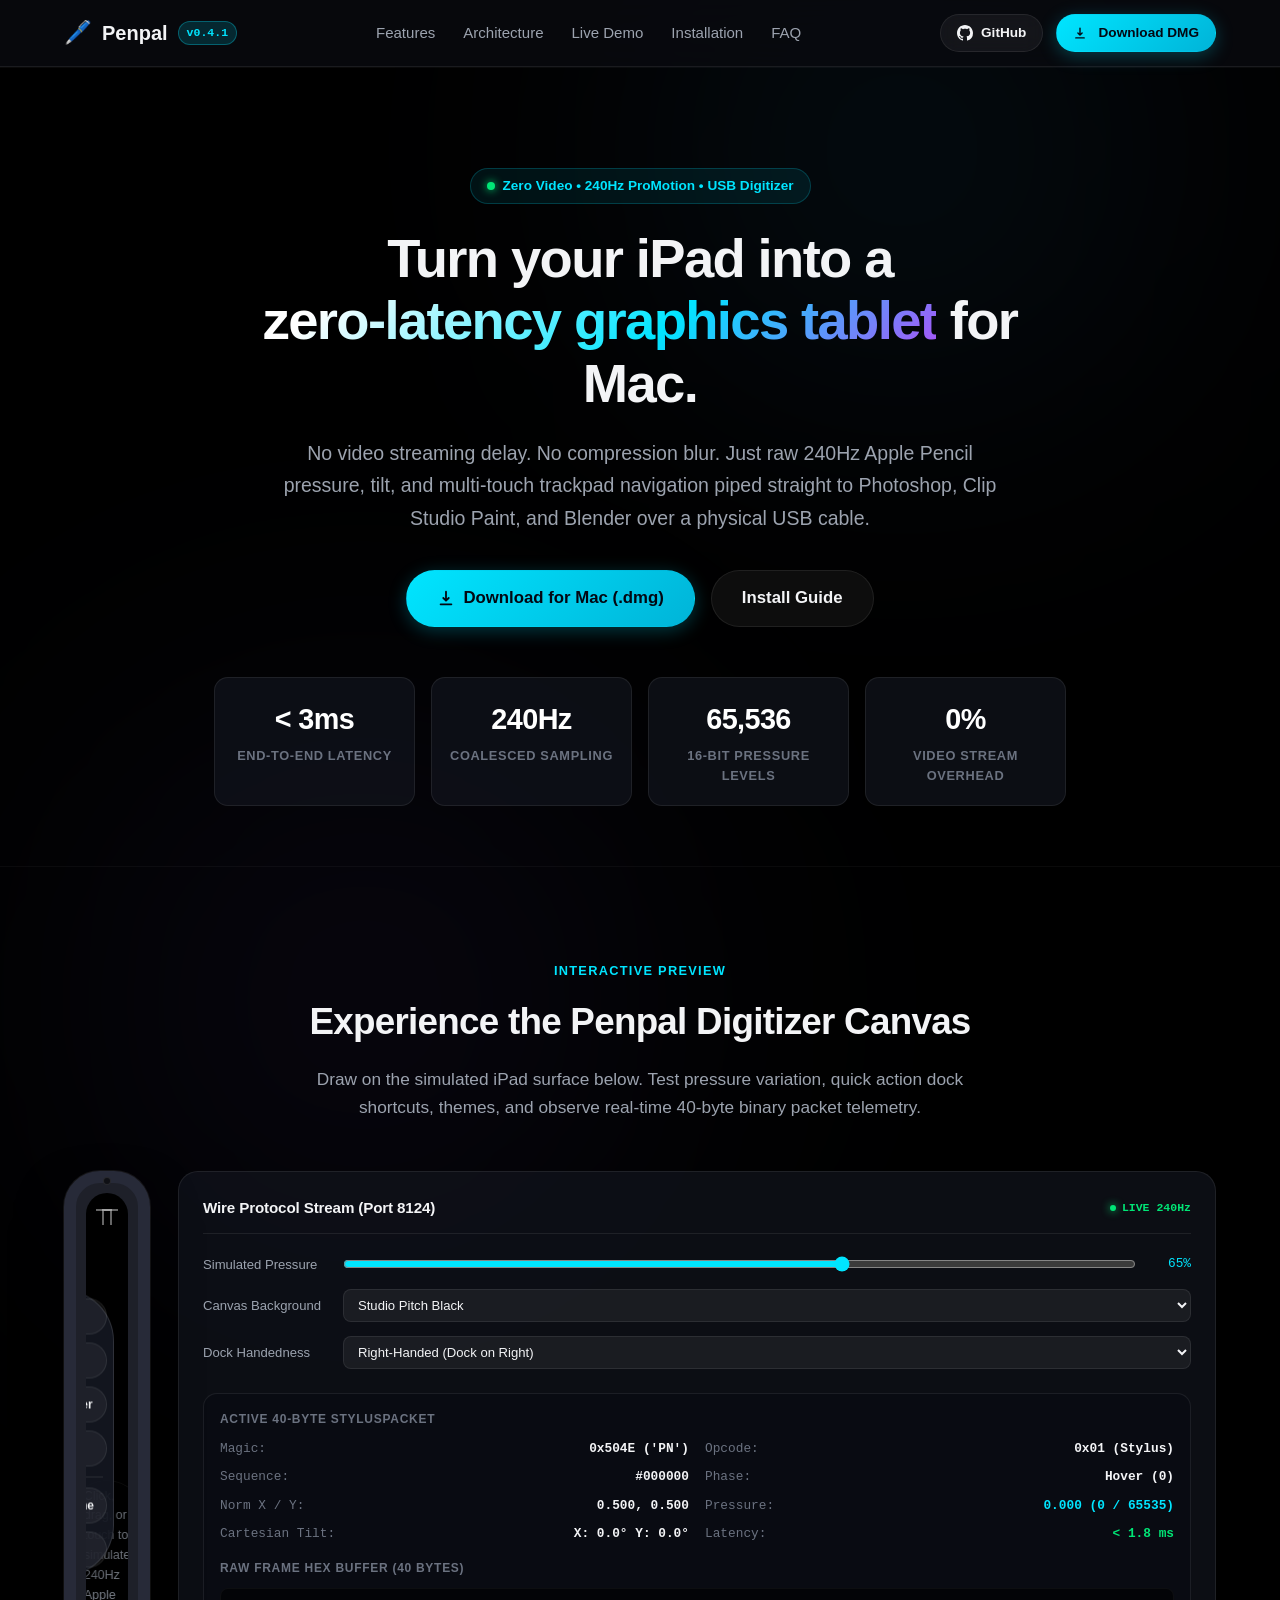
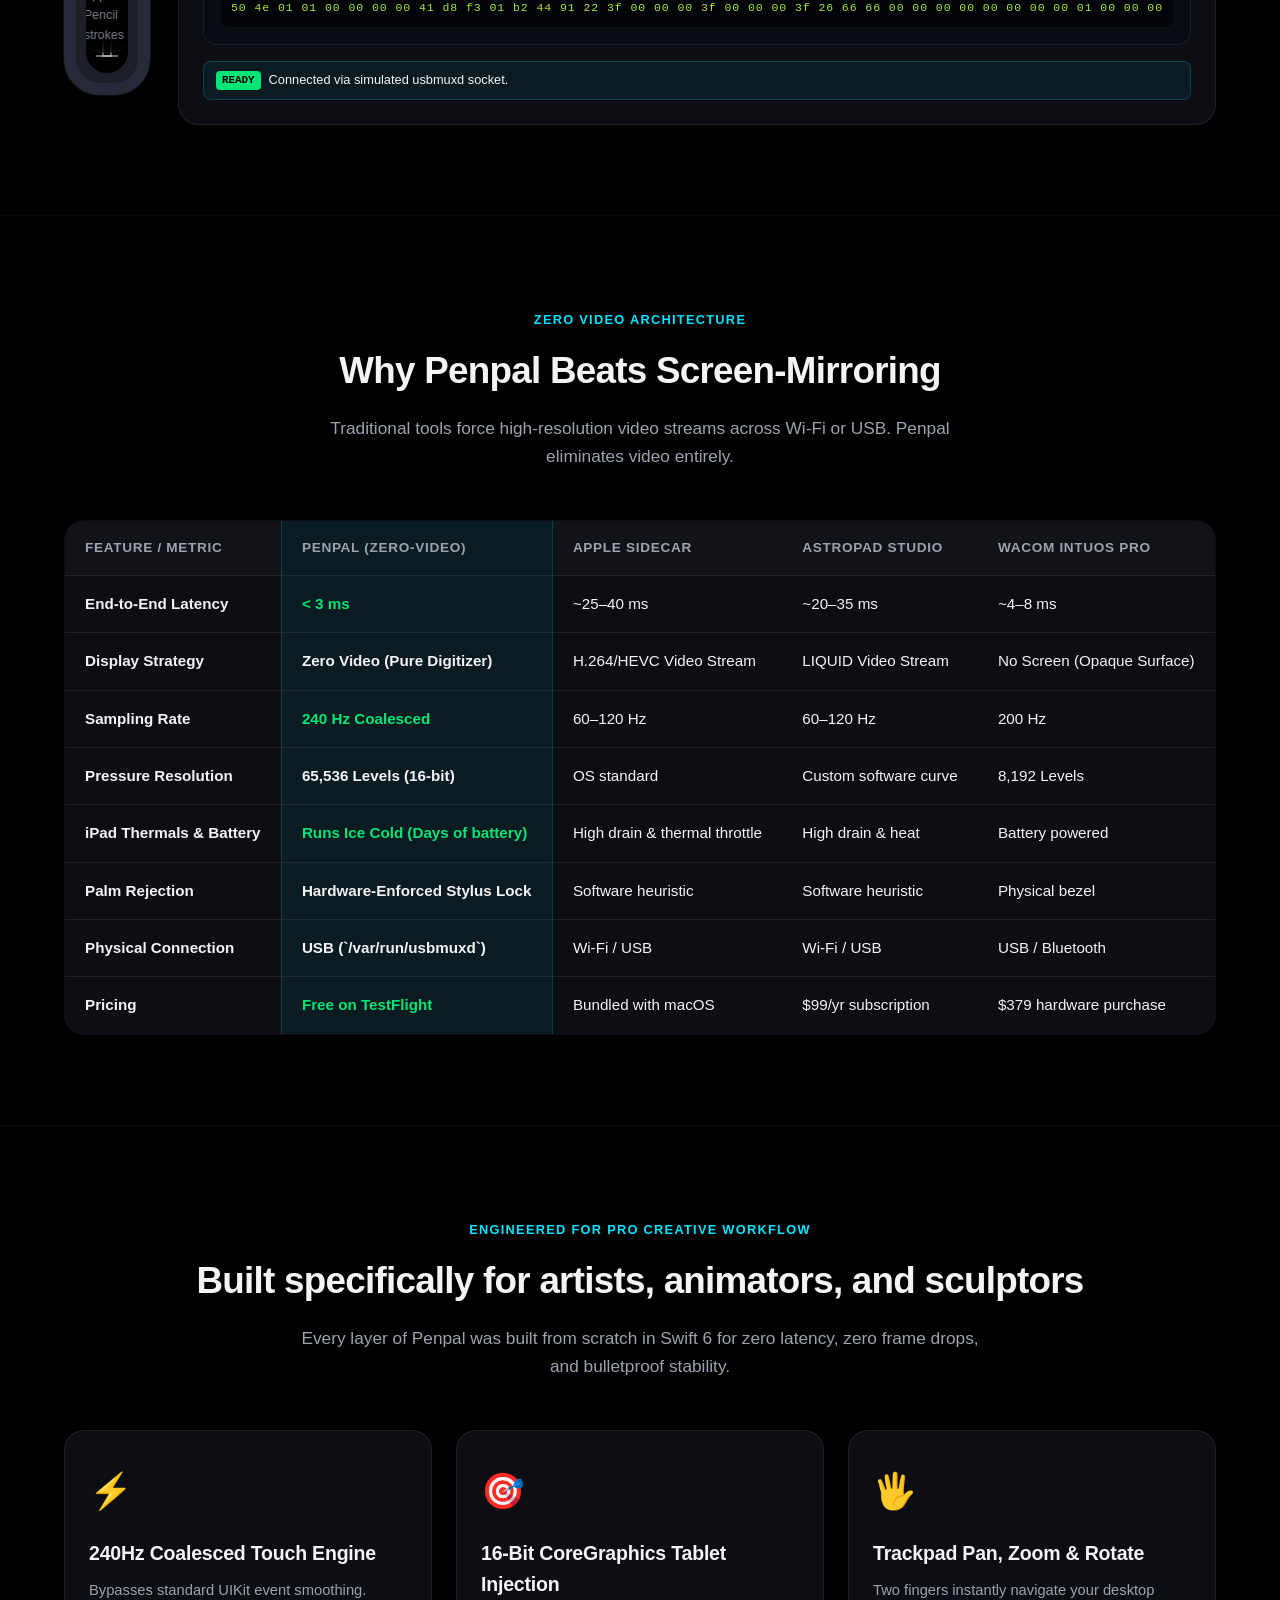
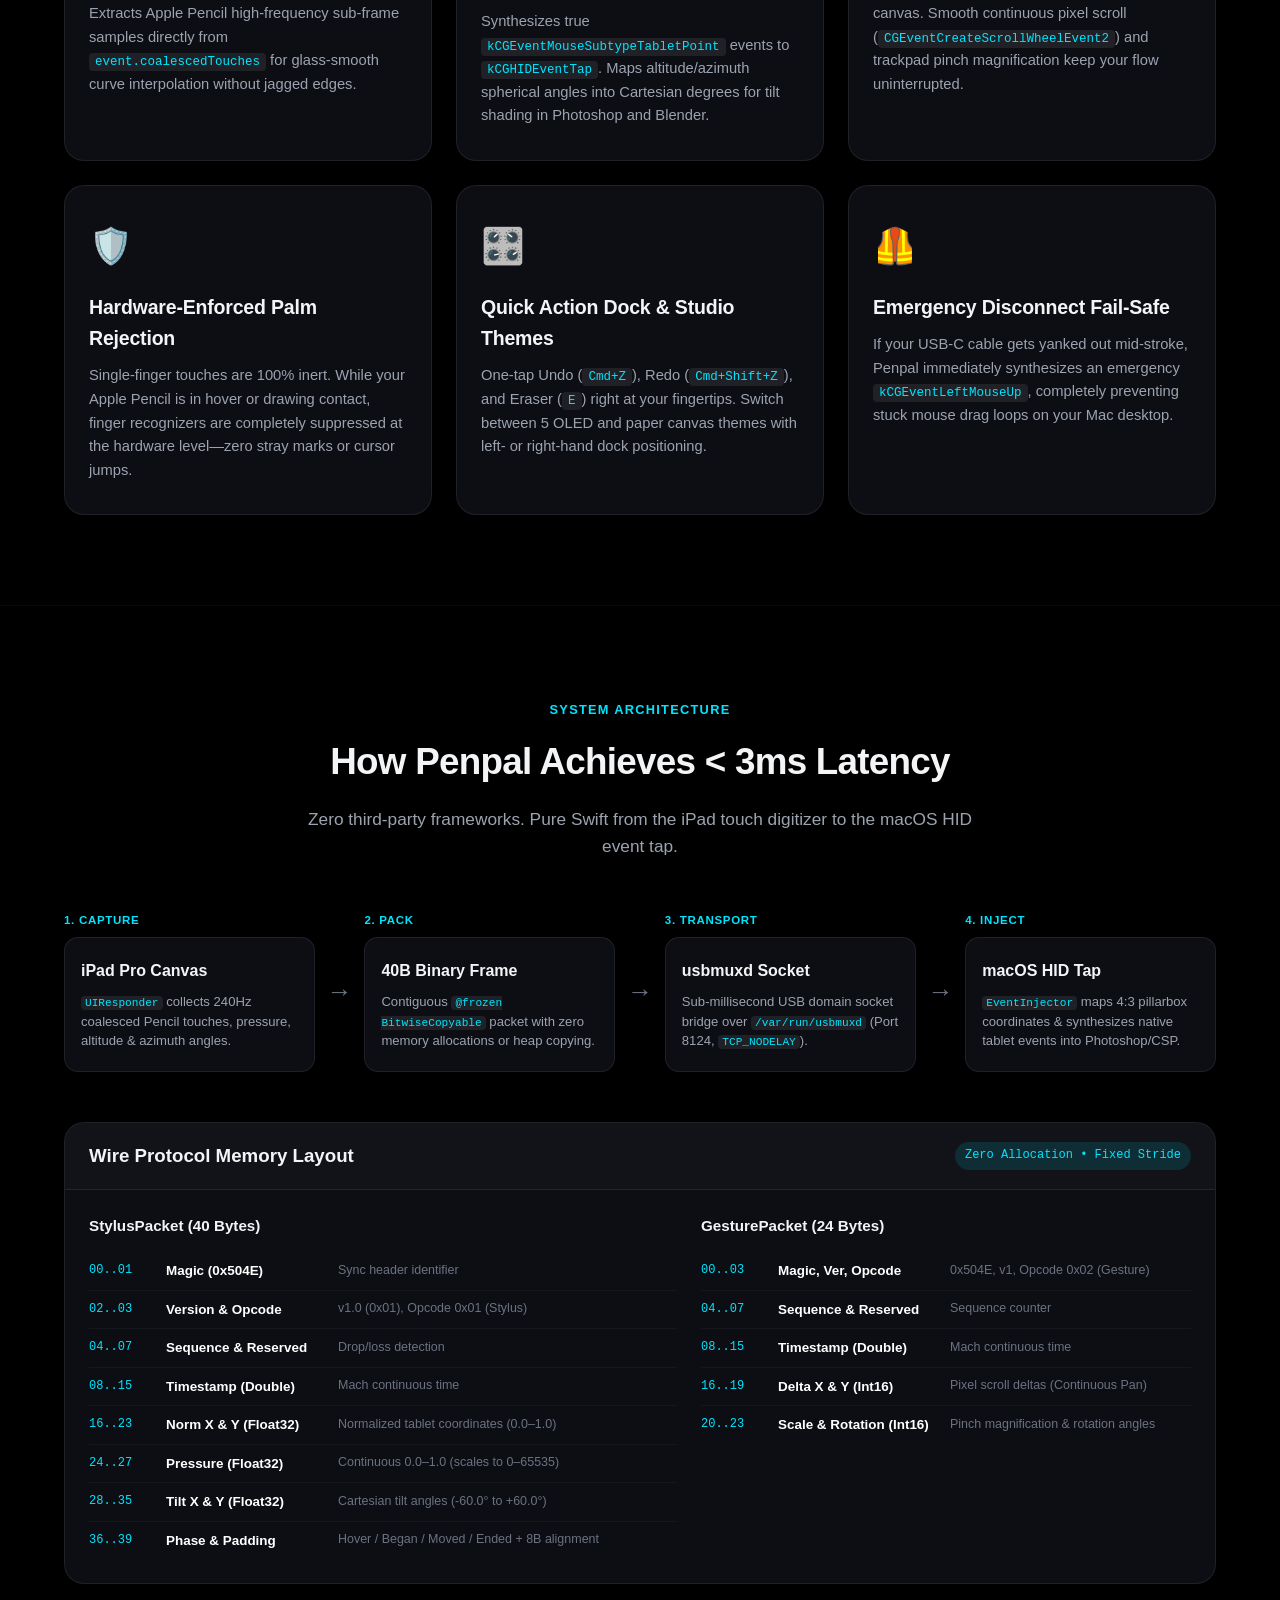
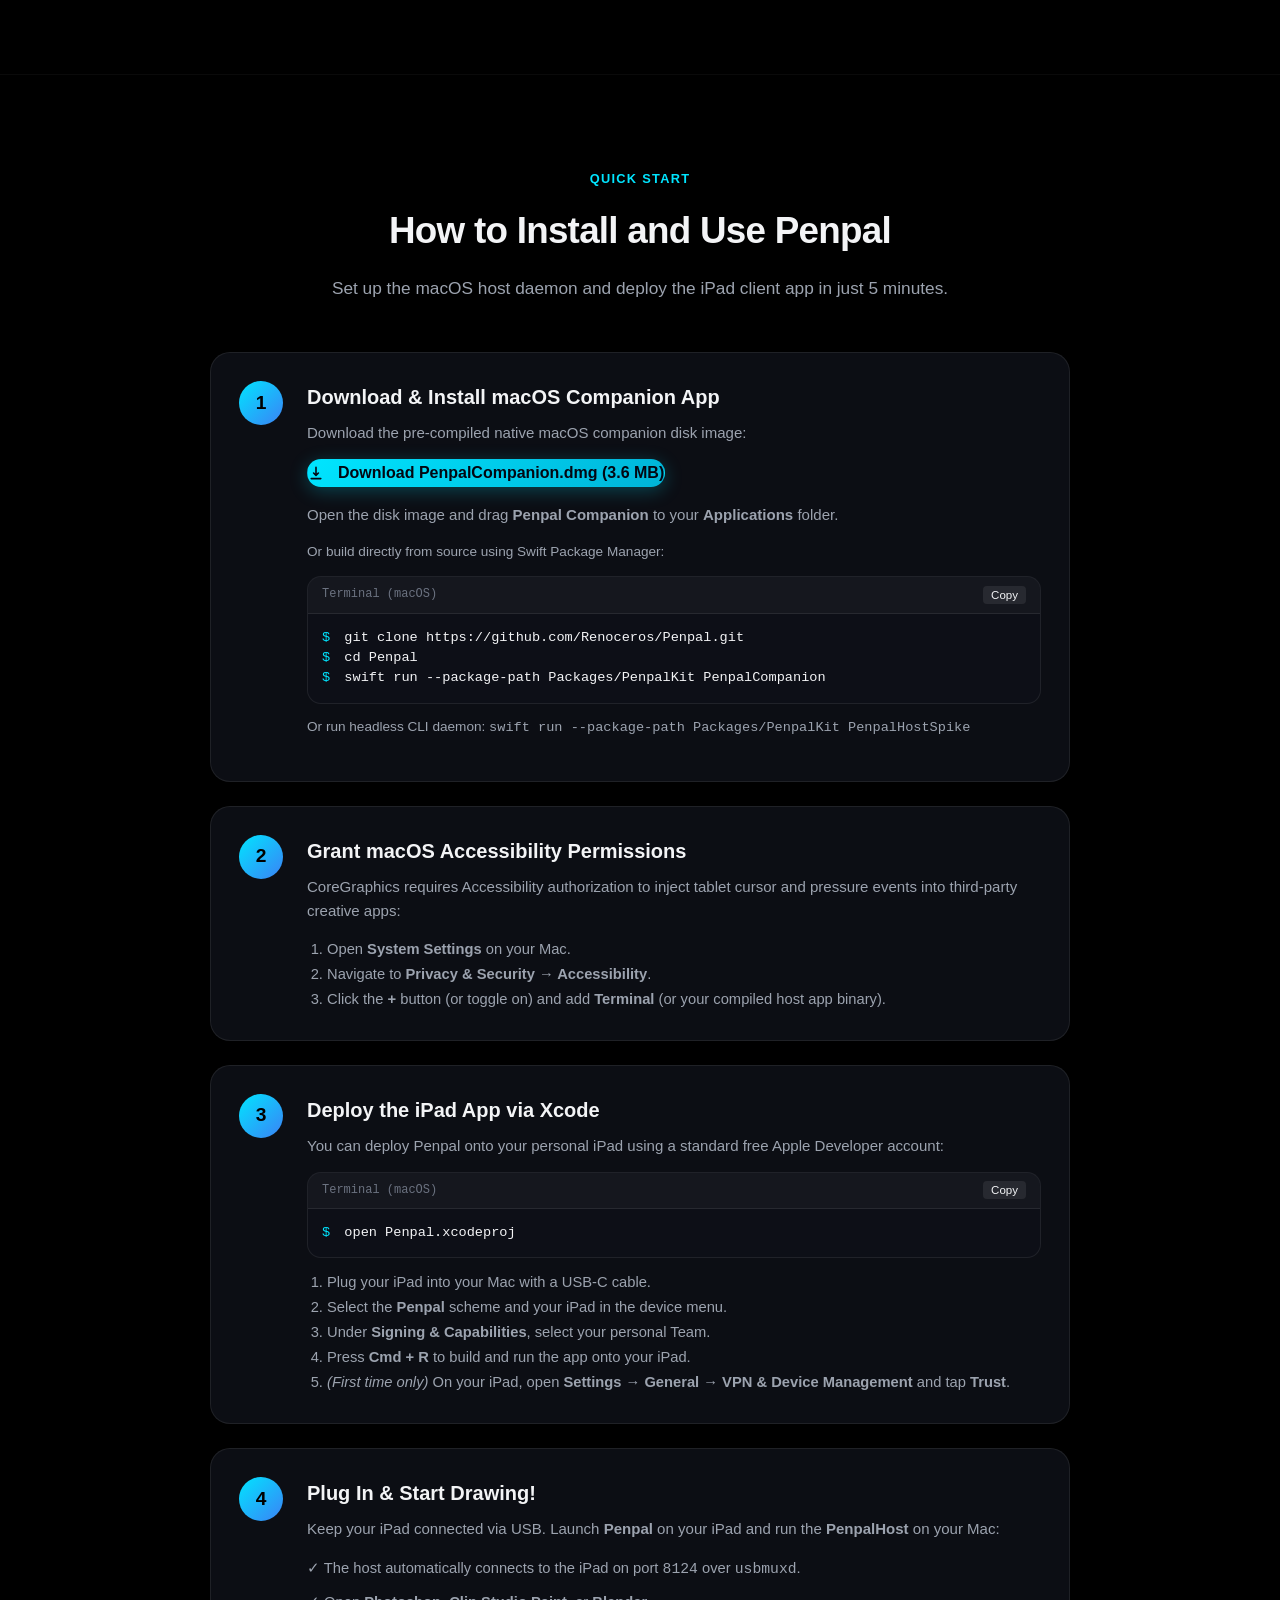
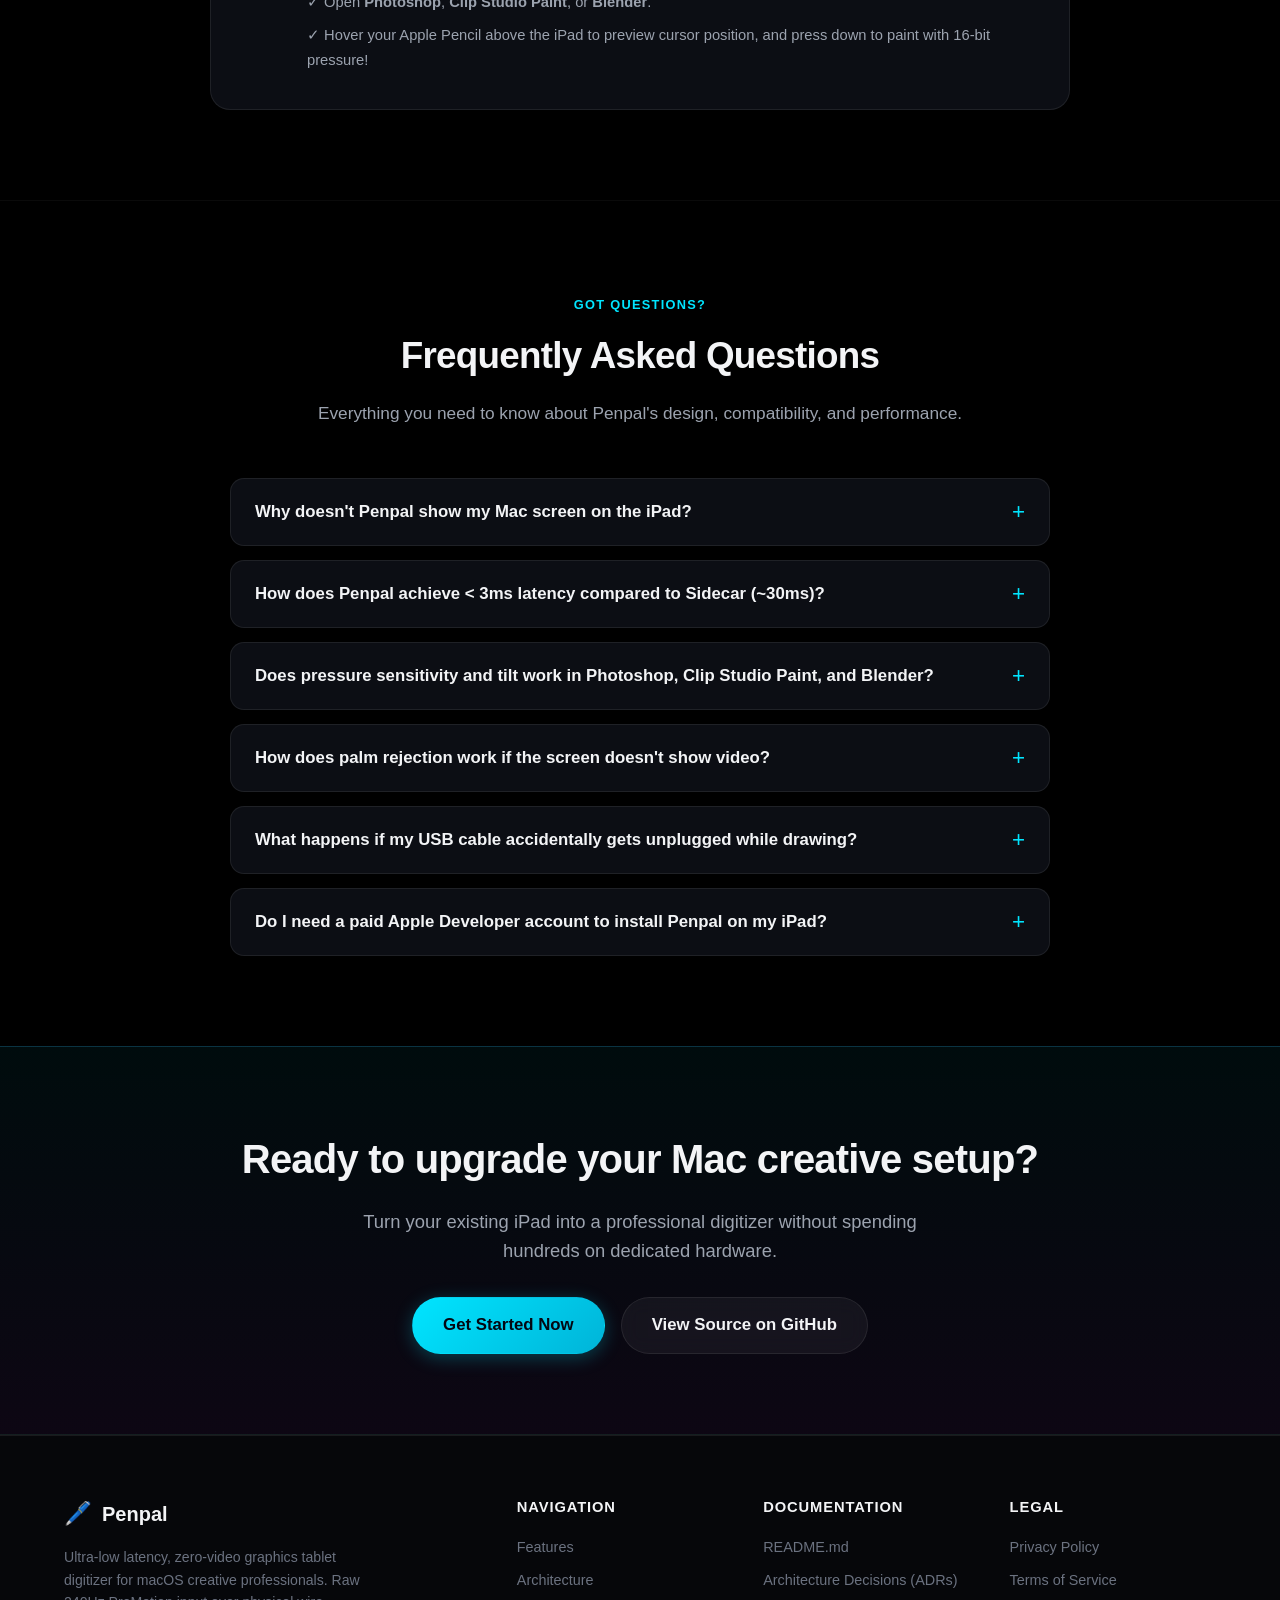
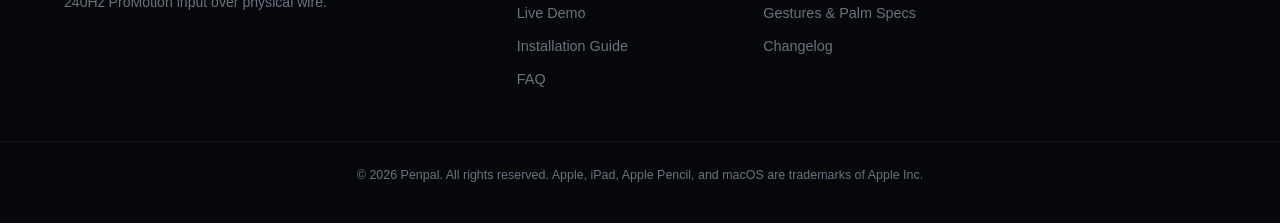
<file: index.html>
<!DOCTYPE html>
<html lang="en">
<head>
  <meta charset="UTF-8">
  <meta name="viewport" content="width=device-width, initial-scale=1.0">
  <title>Penpal — Ultra-Low Latency 240Hz iPad Graphics Tablet for Mac</title>
  <meta name="description" content="Turn your iPad and Apple Pencil into a zero-latency, zero-video graphics tablet digitizer for macOS creative apps over physical USB. 240Hz ProMotion, 16-bit pressure, and sub-3ms response.">
  <link rel="stylesheet" href="style.css">
  <link rel="icon" href="data:image/svg+xml,<svg xmlns=%22http://www.w3.org/2000/svg%22 viewBox=%220 0 100 100%22><text y=%22.9em%22 font-size=%2290%22>🖊️</text></svg>">
</head>
<body class="theme-pitch-black">

  <!-- Background Ambience Glow -->
  <div class="ambient-glow glow-1"></div>
  <div class="ambient-glow glow-2"></div>

  <!-- Navigation Bar -->
  <header class="site-header">
    <div class="container nav-container">
      <a href="#" class="nav-brand">
        <span class="brand-icon">🖊️</span>
        <span class="brand-name">Penpal</span>
        <span class="brand-badge">v0.4.1</span>
      </a>
      <nav class="nav-links">
        <a href="#features">Features</a>
        <a href="#how-it-works">Architecture</a>
        <a href="#simulator">Live Demo</a>
        <a href="#install">Installation</a>
        <a href="#faq">FAQ</a>
      </nav>
      <div class="nav-actions">
        <a href="https://github.com/Renoceros/Penpal" class="btn btn-secondary btn-sm" target="_blank" rel="noopener">
          <svg class="icon-github" viewBox="0 0 24 24" width="16" height="16" fill="currentColor">
            <path d="M12 0C5.37 0 0 5.37 0 12c0 5.31 3.435 9.795 8.205 11.385.6.105.825-.255.825-.57 0-.285-.015-1.23-.015-2.235-3.015.555-3.795-.735-4.035-1.41-.135-.345-.72-1.41-1.23-1.695-.42-.225-1.02-.78-.015-.795.945-.015 1.62.87 1.845 1.23 1.08 1.815 2.805 1.305 3.495.99.105-.78.42-1.305.765-1.605-2.67-.3-5.46-1.335-5.46-5.925 0-1.305.465-2.385 1.23-3.225-.12-.3-.54-1.53.12-3.18 0 0 1.005-.315 3.3 1.23.96-.27 1.98-.405 3-.405s2.04.135 3 .405c2.295-1.56 3.3-1.23 3.3-1.23.66 1.65.24 2.88.12 3.18.765.84 1.23 1.905 1.23 3.225 0 4.605-2.805 5.625-5.475 5.925.435.375.81 1.095.81 2.22 0 1.605-.015 2.895-.015 3.3 0 .315.225.69.825.57A12.02 12.02 0 0024 12c0-6.63-5.37-12-12-12z"/>
          </svg>
          <span>GitHub</span>
        </a>
        <a href="downloads/PenpalCompanion.dmg" class="btn btn-primary btn-sm" download>
          <svg viewBox="0 0 20 20" width="14" height="14" fill="currentColor" style="display:inline-block; vertical-align:middle; margin-right:4px;"><path fill-rule="evenodd" d="M3 17a1 1 0 011-1h12a1 1 0 110 2H4a1 1 0 01-1-1zm3.293-7.707a1 1 0 011.414 0L9 10.586V3a1 1 0 112 0v7.586l1.293-1.293a1 1 0 111.414 1.414l-3 3a1 1 0 01-1.414 0l-3-3a1 1 0 010-1.414z" clip-rule="evenodd"/></svg>
          <span>Download DMG</span>
        </a>
      </div>
    </div>
  </header>

  <main>
    <!-- Hero Section -->
    <section class="hero-section">
      <div class="container hero-container">
        <div class="hero-content">
          <div class="hero-badge">
            <span class="badge-dot"></span>
            Zero Video • 240Hz ProMotion • USB Digitizer
          </div>
          <h1 class="hero-title">
            Turn your iPad into a <br>
            <span class="gradient-text">zero-latency graphics tablet</span> for Mac.
          </h1>
          <p class="hero-subtitle">
            No video streaming delay. No compression blur. Just raw 240Hz Apple Pencil pressure, tilt, and multi-touch trackpad navigation piped straight to Photoshop, Clip Studio Paint, and Blender over a physical USB cable.
          </p>
          <div class="hero-cta-group">
            <a href="downloads/PenpalCompanion.dmg" class="btn btn-primary btn-lg" download>
              <svg viewBox="0 0 20 20" width="18" height="18" fill="currentColor"><path fill-rule="evenodd" d="M3 17a1 1 0 011-1h12a1 1 0 110 2H4a1 1 0 01-1-1zm3.293-7.707a1 1 0 011.414 0L9 10.586V3a1 1 0 112 0v7.586l1.293-1.293a1 1 0 111.414 1.414l-3 3a1 1 0 01-1.414 0l-3-3a1 1 0 010-1.414z" clip-rule="evenodd"/></svg>
              <span>Download for Mac (.dmg)</span>
            </a>
            <a href="#install" class="btn btn-secondary btn-lg">
              <span>Install Guide</span>
            </a>
          </div>

          <!-- Quick Metrics -->
          <div class="metrics-strip">
            <div class="metric-card">
              <span class="metric-value">&lt; 3ms</span>
              <span class="metric-label">End-to-End Latency</span>
            </div>
            <div class="metric-card">
              <span class="metric-value">240Hz</span>
              <span class="metric-label">Coalesced Sampling</span>
            </div>
            <div class="metric-card">
              <span class="metric-value">65,536</span>
              <span class="metric-label">16-bit Pressure Levels</span>
            </div>
            <div class="metric-card">
              <span class="metric-value">0%</span>
              <span class="metric-label">Video Stream Overhead</span>
            </div>
          </div>
        </div>
      </div>
    </section>

    <!-- Interactive Simulator Section -->
    <section id="simulator" class="simulator-section">
      <div class="container">
        <div class="section-header text-center">
          <span class="section-tag">Interactive Preview</span>
          <h2 class="section-title">Experience the Penpal Digitizer Canvas</h2>
          <p class="section-subtitle">
            Draw on the simulated iPad surface below. Test pressure variation, quick action dock shortcuts, themes, and observe real-time 40-byte binary packet telemetry.
          </p>
        </div>

        <div class="simulator-wrapper">
          <!-- Virtual iPad Tablet -->
          <div class="ipad-frame">
            <div class="ipad-camera-dot"></div>
            
            <div id="sim-canvas-container" class="sim-canvas-surface theme-pitch-black">
              <!-- Corner Aspect Ratio Tick Marks -->
              <div class="corner-mark top-left"></div>
              <div class="corner-mark top-right"></div>
              <div class="corner-mark bottom-left"></div>
              <div class="corner-mark bottom-right"></div>

              <!-- HTML5 Drawing Canvas -->
              <canvas id="simCanvas" width="760" height="500"></canvas>

              <!-- Floating Quick Action Dock -->
              <div id="simDock" class="sim-dock position-right">
                <button id="btnUndo" class="dock-btn" title="Undo (Cmd+Z)">
                  <svg viewBox="0 0 24 24" width="18" height="18" fill="none" stroke="currentColor" stroke-width="2">
                    <path d="M3 10h10a5 5 0 0 1 5 5v2a5 5 0 0 1-5 5H6"/>
                    <polyline points="7 6 3 10 7 14"/>
                  </svg>
                  <span>Undo</span>
                </button>
                <button id="btnRedo" class="dock-btn" title="Redo (Cmd+Shift+Z)">
                  <svg viewBox="0 0 24 24" width="18" height="18" fill="none" stroke="currentColor" stroke-width="2">
                    <path d="M21 10H11a5 5 0 0 0-5 5v2a5 5 0 0 0 5 5h7"/>
                    <polyline points="17 6 21 10 17 14"/>
                  </svg>
                  <span>Redo</span>
                </button>
                <button id="btnEraser" class="dock-btn" title="Toggle Eraser (E)">
                  <svg id="eraserIcon" viewBox="0 0 24 24" width="18" height="18" fill="none" stroke="currentColor" stroke-width="2">
                    <path d="M18 13l-5 5m-2-12l-7 7a2.8 2.8 0 0 0 0 4l4 4a2.8 2.8 0 0 0 4 0l7-7a2.8 2.8 0 0 0 0-4l-4-4a2.8 2.8 0 0 0-4 0z"/>
                    <path d="M18 13l3.5-3.5a2.1 2.1 0 0 0 0-3l-2-2a2.1 2.1 0 0 0-3 0L13 8"/>
                  </svg>
                  <span id="eraserLabel">Eraser</span>
                </button>
                <button id="btnHand" class="dock-btn" title="Hand Tool - Hold to Pan Canvas (Space)">
                  <svg viewBox="0 0 24 24" width="18" height="18" fill="none" stroke="currentColor" stroke-width="2">
                    <path d="M18 11V6a2 2 0 0 0-4 0v5"/>
                    <path d="M14 10V4a2 2 0 0 0-4 0v7"/>
                    <path d="M10 10.5V6a2 2 0 0 0-4 0v8"/>
                    <path d="M18 8a2 2 0 1 1 4 0v6a8 8 0 0 1-8 8h-2c-2.8 0-4.5-.86-5.99-2.34l-3.6-3.6a2 2 0 0 1 2.83-2.82L7 15"/>
                  </svg>
                  <span>Hand</span>
                </button>
                <div class="dock-divider"></div>
                <button id="btnThemeCycle" class="dock-btn" title="Cycle Canvas Theme">
                  <svg viewBox="0 0 24 24" width="18" height="18" fill="none" stroke="currentColor" stroke-width="2">
                    <circle cx="12" cy="12" r="5"/>
                    <path d="M12 1v2m0 18v2M4.22 4.22l1.42 1.42m12.72 12.72l1.42 1.42M1 12h2m18 0h2M4.22 19.78l1.42-1.42M18.36 5.64l1.42-1.42"/>
                  </svg>
                  <span>Theme</span>
                </button>
                <button id="btnClear" class="dock-btn" title="Clear Canvas">
                  <svg viewBox="0 0 24 24" width="18" height="18" fill="none" stroke="currentColor" stroke-width="2">
                    <polyline points="3 6 5 6 21 6"></polyline>
                    <path d="M19 6v14a2 2 0 0 1-2 2H7a2 2 0 0 1-2-2V6m3 0V4a2 2 0 0 1 2-2h4a2 2 0 0 1 2 2v2"></path>
                  </svg>
                </button>
              </div>

              <!-- Interaction Hint -->
              <div id="simHint" class="canvas-overlay-hint">
                <span>Click, drag, or touch to simulate 240Hz Apple Pencil strokes</span>
              </div>
            </div>
          </div>

          <!-- Telemetry HUD Sidecar -->
          <div class="simulator-telemetry">
            <div class="telemetry-card">
              <div class="telemetry-header">
                <span class="telemetry-title">Wire Protocol Stream (Port 8124)</span>
                <span class="live-indicator"><span class="pulse-dot"></span> LIVE 240Hz</span>
              </div>

              <!-- Interactive Controls -->
              <div class="sim-controls">
                <div class="control-row">
                  <label for="pressureSlider">Simulated Pressure</label>
                  <input type="range" id="pressureSlider" min="0.05" max="1.0" step="0.01" value="0.65">
                  <span id="pressureValue" class="control-val">65%</span>
                </div>
                <div class="control-row">
                  <label for="themeSelect">Canvas Background</label>
                  <select id="themeSelect">
                    <option value="theme-pitch-black">Studio Pitch Black</option>
                    <option value="theme-carbon-slate">Carbon Slate</option>
                    <option value="theme-graphite">Graphite Grey</option>
                    <option value="theme-parchment">Warm Parchment</option>
                    <option value="theme-blueprint">Drafting Blueprint</option>
                  </select>
                </div>
                <div class="control-row">
                  <label for="dockPosSelect">Dock Handedness</label>
                  <select id="dockPosSelect">
                    <option value="position-right">Right-Handed (Dock on Right)</option>
                    <option value="position-left">Left-Handed (Dock on Left)</option>
                  </select>
                </div>
              </div>

              <!-- Live Packet Inspection -->
              <div class="packet-inspector">
                <div class="inspector-title">Active 40-Byte StylusPacket</div>
                <div class="packet-grid">
                  <div class="pkt-item"><span class="k">Magic:</span><span class="v" id="pktMagic">0x504E ('PN')</span></div>
                  <div class="pkt-item"><span class="k">Opcode:</span><span class="v" id="pktOpcode">0x01 (Stylus)</span></div>
                  <div class="pkt-item"><span class="k">Sequence:</span><span class="v" id="pktSeq">#000000</span></div>
                  <div class="pkt-item"><span class="k">Phase:</span><span class="v" id="pktPhase">Hover (0)</span></div>
                  <div class="pkt-item"><span class="k">Norm X / Y:</span><span class="v" id="pktCoords">0.500, 0.500</span></div>
                  <div class="pkt-item"><span class="k">Pressure:</span><span class="v highlight" id="pktPressure">0.000 (0 / 65535)</span></div>
                  <div class="pkt-item"><span class="k">Cartesian Tilt:</span><span class="v" id="pktTilt">X: 0.0° Y: 0.0°</span></div>
                  <div class="pkt-item"><span class="k">Latency:</span><span class="v green" id="pktLatency">&lt; 1.8 ms</span></div>
                </div>

                <div class="inspector-title mt-3">Raw Frame Hex Buffer (40 Bytes)</div>
                <pre class="hex-dump" id="pktHex">50 4e 01 01 00 00 00 00 41 d8 f3 01 b2 44 91 22 3f 00 00 00 3f 00 00 00 3f 26 66 66 00 00 00 00 00 00 00 00 01 00 00 00</pre>
              </div>

              <!-- Last Action Banner -->
              <div class="action-status-bar" id="actionStatusBar">
                <span class="status-badge">READY</span> Connected via simulated usbmuxd socket.
              </div>
            </div>
          </div>
        </div>
      </div>
    </section>

    <!-- Comparison Table Section -->
    <section class="comparison-section">
      <div class="container">
        <div class="section-header text-center">
          <span class="section-tag">Zero Video Architecture</span>
          <h2 class="section-title">Why Penpal Beats Screen-Mirroring</h2>
          <p class="section-subtitle">
            Traditional tools force high-resolution video streams across Wi-Fi or USB. Penpal eliminates video entirely.
          </p>
        </div>

        <div class="table-responsive">
          <table class="comparison-table">
            <thead>
              <tr>
                <th>Feature / Metric</th>
                <th class="col-highlight">Penpal (Zero-Video)</th>
                <th>Apple Sidecar</th>
                <th>Astropad Studio</th>
                <th>Wacom Intuos Pro</th>
              </tr>
            </thead>
            <tbody>
              <tr>
                <td><strong>End-to-End Latency</strong></td>
                <td class="col-highlight text-green"><strong>&lt; 3 ms</strong></td>
                <td>~25–40 ms</td>
                <td>~20–35 ms</td>
                <td>~4–8 ms</td>
              </tr>
              <tr>
                <td><strong>Display Strategy</strong></td>
                <td class="col-highlight"><strong>Zero Video (Pure Digitizer)</strong></td>
                <td>H.264/HEVC Video Stream</td>
                <td>LIQUID Video Stream</td>
                <td>No Screen (Opaque Surface)</td>
              </tr>
              <tr>
                <td><strong>Sampling Rate</strong></td>
                <td class="col-highlight text-green"><strong>240 Hz Coalesced</strong></td>
                <td>60–120 Hz</td>
                <td>60–120 Hz</td>
                <td>200 Hz</td>
              </tr>
              <tr>
                <td><strong>Pressure Resolution</strong></td>
                <td class="col-highlight"><strong>65,536 Levels (16-bit)</strong></td>
                <td>OS standard</td>
                <td>Custom software curve</td>
                <td>8,192 Levels</td>
              </tr>
              <tr>
                <td><strong>iPad Thermals & Battery</strong></td>
                <td class="col-highlight text-green"><strong>Runs Ice Cold (Days of battery)</strong></td>
                <td>High drain & thermal throttle</td>
                <td>High drain & heat</td>
                <td>Battery powered</td>
              </tr>
              <tr>
                <td><strong>Palm Rejection</strong></td>
                <td class="col-highlight"><strong>Hardware-Enforced Stylus Lock</strong></td>
                <td>Software heuristic</td>
                <td>Software heuristic</td>
                <td>Physical bezel</td>
              </tr>
              <tr>
                <td><strong>Physical Connection</strong></td>
                <td class="col-highlight"><strong>USB (`/var/run/usbmuxd`)</strong></td>
                <td>Wi-Fi / USB</td>
                <td>Wi-Fi / USB</td>
                <td>USB / Bluetooth</td>
              </tr>
              <tr>
                <td><strong>Pricing</strong></td>
                <td class="col-highlight text-green"><strong>Free on TestFlight</strong></td>
                <td>Bundled with macOS</td>
                <td>$99/yr subscription</td>
                <td>$379 hardware purchase</td>
              </tr>
            </tbody>
          </table>
        </div>
      </div>
    </section>

    <!-- Key Features Section -->
    <section id="features" class="features-section">
      <div class="container">
        <div class="section-header text-center">
          <span class="section-tag">Engineered for Pro Creative Workflow</span>
          <h2 class="section-title">Built specifically for artists, animators, and sculptors</h2>
          <p class="section-subtitle">
            Every layer of Penpal was built from scratch in Swift 6 for zero latency, zero frame drops, and bulletproof stability.
          </p>
        </div>

        <div class="features-grid">
          <!-- Card 1 -->
          <div class="feature-card">
            <div class="feature-icon">⚡</div>
            <h3 class="feature-title">240Hz Coalesced Touch Engine</h3>
            <p class="feature-desc">
              Bypasses standard UIKit event smoothing. Extracts Apple Pencil high-frequency sub-frame samples directly from <code>event.coalescedTouches</code> for glass-smooth curve interpolation without jagged edges.
            </p>
          </div>

          <!-- Card 2 -->
          <div class="feature-card">
            <div class="feature-icon">🎯</div>
            <h3 class="feature-title">16-Bit CoreGraphics Tablet Injection</h3>
            <p class="feature-desc">
              Synthesizes true <code>kCGEventMouseSubtypeTabletPoint</code> events to <code>kCGHIDEventTap</code>. Maps altitude/azimuth spherical angles into Cartesian degrees for tilt shading in Photoshop and Blender.
            </p>
          </div>

          <!-- Card 3 -->
          <div class="feature-card">
            <div class="feature-icon">🖐️</div>
            <h3 class="feature-title">Trackpad Pan, Zoom & Rotate</h3>
            <p class="feature-desc">
              Two fingers instantly navigate your desktop canvas. Smooth continuous pixel scroll (<code>CGEventCreateScrollWheelEvent2</code>) and trackpad pinch magnification keep your flow uninterrupted.
            </p>
          </div>

          <!-- Card 4 -->
          <div class="feature-card">
            <div class="feature-icon">🛡️</div>
            <h3 class="feature-title">Hardware-Enforced Palm Rejection</h3>
            <p class="feature-desc">
              Single-finger touches are 100% inert. While your Apple Pencil is in hover or drawing contact, finger recognizers are completely suppressed at the hardware level—zero stray marks or cursor jumps.
            </p>
          </div>

          <!-- Card 5 -->
          <div class="feature-card">
            <div class="feature-icon">🎛️</div>
            <h3 class="feature-title">Quick Action Dock & Studio Themes</h3>
            <p class="feature-desc">
              One-tap Undo (<code>Cmd+Z</code>), Redo (<code>Cmd+Shift+Z</code>), and Eraser (<code>E</code>) right at your fingertips. Switch between 5 OLED and paper canvas themes with left- or right-hand dock positioning.
            </p>
          </div>

          <!-- Card 6 -->
          <div class="feature-card">
            <div class="feature-icon">🦺</div>
            <h3 class="feature-title">Emergency Disconnect Fail-Safe</h3>
            <p class="feature-desc">
              If your USB-C cable gets yanked out mid-stroke, Penpal immediately synthesizes an emergency <code>kCGEventLeftMouseUp</code>, completely preventing stuck mouse drag loops on your Mac desktop.
            </p>
          </div>
        </div>
      </div>
    </section>

    <!-- Architecture & How It Works -->
    <section id="how-it-works" class="arch-section">
      <div class="container">
        <div class="section-header text-center">
          <span class="section-tag">System Architecture</span>
          <h2 class="section-title">How Penpal Achieves &lt; 3ms Latency</h2>
          <p class="section-subtitle">
            Zero third-party frameworks. Pure Swift from the iPad touch digitizer to the macOS HID event tap.
          </p>
        </div>

        <div class="pipeline-diagram">
          <div class="pipeline-step">
            <div class="step-badge">1. Capture</div>
            <div class="step-box">
              <h4>iPad Pro Canvas</h4>
              <p><code>UIResponder</code> collects 240Hz coalesced Pencil touches, pressure, altitude & azimuth angles.</p>
            </div>
          </div>
          <div class="pipeline-arrow">→</div>
          <div class="pipeline-step">
            <div class="step-badge">2. Pack</div>
            <div class="step-box">
              <h4>40B Binary Frame</h4>
              <p>Contiguous <code>@frozen BitwiseCopyable</code> packet with zero memory allocations or heap copying.</p>
            </div>
          </div>
          <div class="pipeline-arrow">→</div>
          <div class="pipeline-step">
            <div class="step-badge">3. Transport</div>
            <div class="step-box">
              <h4>usbmuxd Socket</h4>
              <p>Sub-millisecond USB domain socket bridge over <code>/var/run/usbmuxd</code> (Port 8124, <code>TCP_NODELAY</code>).</p>
            </div>
          </div>
          <div class="pipeline-arrow">→</div>
          <div class="pipeline-step">
            <div class="step-badge">4. Inject</div>
            <div class="step-box">
              <h4>macOS HID Tap</h4>
              <p><code>EventInjector</code> maps 4:3 pillarbox coordinates & synthesizes native tablet events into Photoshop/CSP.</p>
            </div>
          </div>
        </div>

        <!-- Wire Protocol Comparison Box -->
        <div class="protocol-card">
          <div class="protocol-header">
            <h3>Wire Protocol Memory Layout</h3>
            <span class="protocol-tag">Zero Allocation • Fixed Stride</span>
          </div>
          <div class="protocol-body">
            <div class="packet-schema">
              <h4>StylusPacket (40 Bytes)</h4>
              <div class="schema-row">
                <span class="byte-range">00..01</span>
                <span class="field-name">Magic (0x504E)</span>
                <span class="field-desc">Sync header identifier</span>
              </div>
              <div class="schema-row">
                <span class="byte-range">02..03</span>
                <span class="field-name">Version & Opcode</span>
                <span class="field-desc">v1.0 (0x01), Opcode 0x01 (Stylus)</span>
              </div>
              <div class="schema-row">
                <span class="byte-range">04..07</span>
                <span class="field-name">Sequence & Reserved</span>
                <span class="field-desc">Drop/loss detection</span>
              </div>
              <div class="schema-row">
                <span class="byte-range">08..15</span>
                <span class="field-name">Timestamp (Double)</span>
                <span class="field-desc">Mach continuous time</span>
              </div>
              <div class="schema-row">
                <span class="byte-range">16..23</span>
                <span class="field-name">Norm X & Y (Float32)</span>
                <span class="field-desc">Normalized tablet coordinates (0.0–1.0)</span>
              </div>
              <div class="schema-row">
                <span class="byte-range">24..27</span>
                <span class="field-name">Pressure (Float32)</span>
                <span class="field-desc">Continuous 0.0–1.0 (scales to 0–65535)</span>
              </div>
              <div class="schema-row">
                <span class="byte-range">28..35</span>
                <span class="field-name">Tilt X & Y (Float32)</span>
                <span class="field-desc">Cartesian tilt angles (-60.0° to +60.0°)</span>
              </div>
              <div class="schema-row">
                <span class="byte-range">36..39</span>
                <span class="field-name">Phase & Padding</span>
                <span class="field-desc">Hover / Began / Moved / Ended + 8B alignment</span>
              </div>
            </div>

            <div class="packet-schema">
              <h4>GesturePacket (24 Bytes)</h4>
              <div class="schema-row">
                <span class="byte-range">00..03</span>
                <span class="field-name">Magic, Ver, Opcode</span>
                <span class="field-desc">0x504E, v1, Opcode 0x02 (Gesture)</span>
              </div>
              <div class="schema-row">
                <span class="byte-range">04..07</span>
                <span class="field-name">Sequence & Reserved</span>
                <span class="field-desc">Sequence counter</span>
              </div>
              <div class="schema-row">
                <span class="byte-range">08..15</span>
                <span class="field-name">Timestamp (Double)</span>
                <span class="field-desc">Mach continuous time</span>
              </div>
              <div class="schema-row">
                <span class="byte-range">16..19</span>
                <span class="field-name">Delta X & Y (Int16)</span>
                <span class="field-desc">Pixel scroll deltas (Continuous Pan)</span>
              </div>
              <div class="schema-row">
                <span class="byte-range">20..23</span>
                <span class="field-name">Scale & Rotation (Int16)</span>
                <span class="field-desc">Pinch magnification & rotation angles</span>
              </div>
            </div>
          </div>
        </div>
      </div>
    </section>

    <!-- Installation & Getting Started Section -->
    <section id="install" class="install-section">
      <div class="container">
        <div class="section-header text-center">
          <span class="section-tag">Quick Start</span>
          <h2 class="section-title">How to Install and Use Penpal</h2>
          <p class="section-subtitle">
            Set up the macOS host daemon and deploy the iPad client app in just 5 minutes.
          </p>
        </div>

        <div class="install-steps-container">
          <!-- Step 1 -->
          <div class="install-step-card">
            <div class="step-num">1</div>
            <div class="step-content">
              <h3>Download & Install macOS Companion App</h3>
              <p>Download the pre-compiled native macOS companion disk image:</p>
              <div style="margin: 14px 0;">
                <a href="downloads/PenpalCompanion.dmg" class="btn btn-primary" download>
                  <svg viewBox="0 0 20 20" width="16" height="16" fill="currentColor" style="display:inline-block; vertical-align:middle; margin-right:6px;"><path fill-rule="evenodd" d="M3 17a1 1 0 011-1h12a1 1 0 110 2H4a1 1 0 01-1-1zm3.293-7.707a1 1 0 011.414 0L9 10.586V3a1 1 0 112 0v7.586l1.293-1.293a1 1 0 111.414 1.414l-3 3a1 1 0 01-1.414 0l-3-3a1 1 0 010-1.414z" clip-rule="evenodd"/></svg>
                  <span>Download PenpalCompanion.dmg (3.6 MB)</span>
                </a>
              </div>
              <p>Open the disk image and drag <strong>Penpal Companion</strong> to your <strong>Applications</strong> folder.</p>
              <p class="text-muted mt-3" style="font-size: 0.85rem;">Or build directly from source using Swift Package Manager:</p>
              <div class="code-block">
                <div class="code-header">
                  <span>Terminal (macOS)</span>
                  <button class="copy-btn" data-copy="git clone https://github.com/Renoceros/Penpal.git && cd Penpal && swift run --package-path Packages/PenpalKit PenpalCompanion">Copy</button>
                </div>
                <pre><code><span class="cmd-prompt">$</span> git clone https://github.com/Renoceros/Penpal.git
<span class="cmd-prompt">$</span> cd Penpal
<span class="cmd-prompt">$</span> swift run --package-path Packages/PenpalKit PenpalCompanion</code></pre>
              </div>
              <p class="text-muted mt-2" style="font-size: 0.85rem;">Or run headless CLI daemon: <code>swift run --package-path Packages/PenpalKit PenpalHostSpike</code></p>
            </div>
          </div>

          <!-- Step 2 -->
          <div class="install-step-card">
            <div class="step-num">2</div>
            <div class="step-content">
              <h3>Grant macOS Accessibility Permissions</h3>
              <p>CoreGraphics requires Accessibility authorization to inject tablet cursor and pressure events into third-party creative apps:</p>
              <ol class="step-list">
                <li>Open <strong>System Settings</strong> on your Mac.</li>
                <li>Navigate to <strong>Privacy & Security → Accessibility</strong>.</li>
                <li>Click the <strong>+</strong> button (or toggle on) and add <strong>Terminal</strong> (or your compiled host app binary).</li>
              </ol>
            </div>
          </div>

          <!-- Step 3 -->
          <div class="install-step-card">
            <div class="step-num">3</div>
            <div class="step-content">
              <h3>Deploy the iPad App via Xcode</h3>
              <p>You can deploy Penpal onto your personal iPad using a standard free Apple Developer account:</p>
              <div class="code-block">
                <div class="code-header">
                  <span>Terminal (macOS)</span>
                  <button class="copy-btn" data-copy="open Penpal.xcodeproj">Copy</button>
                </div>
                <pre><code><span class="cmd-prompt">$</span> open Penpal.xcodeproj</code></pre>
              </div>
              <ol class="step-list mt-2">
                <li>Plug your iPad into your Mac with a USB-C cable.</li>
                <li>Select the <strong>Penpal</strong> scheme and your iPad in the device menu.</li>
                <li>Under <strong>Signing & Capabilities</strong>, select your personal Team.</li>
                <li>Press <strong>Cmd + R</strong> to build and run the app onto your iPad.</li>
                <li><em>(First time only)</em> On your iPad, open <strong>Settings → General → VPN & Device Management</strong> and tap <strong>Trust</strong>.</li>
              </ol>
            </div>
          </div>

          <!-- Step 4 -->
          <div class="install-step-card">
            <div class="step-num">4</div>
            <div class="step-content">
              <h3>Plug In & Start Drawing!</h3>
              <p>Keep your iPad connected via USB. Launch <strong>Penpal</strong> on your iPad and run the <strong>PenpalHost</strong> on your Mac:</p>
              <ul class="step-checklist">
                <li>✓ The host automatically connects to the iPad on port <code>8124</code> over <code>usbmuxd</code>.</li>
                <li>✓ Open <strong>Photoshop</strong>, <strong>Clip Studio Paint</strong>, or <strong>Blender</strong>.</li>
                <li>✓ Hover your Apple Pencil above the iPad to preview cursor position, and press down to paint with 16-bit pressure!</li>
              </ul>
            </div>
          </div>
        </div>
      </div>
    </section>

    <!-- FAQ Section -->
    <section id="faq" class="faq-section">
      <div class="container">
        <div class="section-header text-center">
          <span class="section-tag">Got Questions?</span>
          <h2 class="section-title">Frequently Asked Questions</h2>
          <p class="section-subtitle">
            Everything you need to know about Penpal's design, compatibility, and performance.
          </p>
        </div>

        <div class="faq-accordion">
          <!-- Item 1 -->
          <div class="faq-item">
            <button class="faq-question">
              <span>Why doesn't Penpal show my Mac screen on the iPad?</span>
              <span class="faq-toggle-icon">+</span>
            </button>
            <div class="faq-answer">
              <p>
                Transmitting a 120Hz 4K screen image requires heavy video encoding (H.264/HEVC), network buffering, and GPU decoding on the iPad. This introduces <strong>25–60ms of visual lag</strong>, heats up your iPad, drains battery quickly, and causes pen strokes to feel disconnected from your hand.
              </p>
              <p class="mt-2">
                By operating as a <strong>pure digitizer</strong> (identical to professional Wacom Intuos tablets), your iPad displays no video. You look at your calibrated desktop monitor while your hand glides smoothly over the iPad surface—giving you instant, sub-3ms tactile response without heat or battery degradation.
              </p>
            </div>
          </div>

          <!-- Item 2 -->
          <div class="faq-item">
            <button class="faq-question">
              <span>How does Penpal achieve &lt; 3ms latency compared to Sidecar (~30ms)?</span>
              <span class="faq-toggle-icon">+</span>
            </button>
            <div class="faq-answer">
              <p>
                Sidecar and Astropad must capture macOS desktop frames, encode them to video streams, packetize them, stream them over network layers, and wait for the iPad to decode and display each frame.
              </p>
              <p class="mt-2">
                Penpal bypasses the entire video pipeline. It captures raw hardware touch coordinates at 240Hz, serializes them into tiny 40-byte binary packets, and pumps them over a raw USB Unix domain socket (<code>/var/run/usbmuxd</code>). Total serialization, USB transit, and event injection take less than 3 milliseconds.
              </p>
            </div>
          </div>

          <!-- Item 3 -->
          <div class="faq-item">
            <button class="faq-question">
              <span>Does pressure sensitivity and tilt work in Photoshop, Clip Studio Paint, and Blender?</span>
              <span class="faq-toggle-icon">+</span>
            </button>
            <div class="faq-answer">
              <p>
                <strong>Yes, out of the box!</strong> Penpal synthesizes native <code>kCGEventMouseSubtypeTabletPoint</code> CoreGraphics events with 16-bit pressure (<code>0 to 65,535</code>) and sets <code>tabletEventPointButtons = 1</code>, which professional applications require to recognize tablet hardware.
              </p>
              <p class="mt-2">
                In Photoshop, simply open the Brush Settings panel (<code>F5</code>), go to <strong>Shape Dynamics</strong>, and ensure <strong>Control</strong> is set to <strong>Pen Pressure</strong>.
              </p>
            </div>
          </div>

          <!-- Item 4 -->
          <div class="faq-item">
            <button class="faq-question">
              <span>How does palm rejection work if the screen doesn't show video?</span>
              <span class="faq-toggle-icon">+</span>
            </button>
            <div class="faq-answer">
              <p>
                Penpal uses a <strong>hardware-enforced priority lockout</strong>:
              </p>
              <ul class="step-list mt-2">
                <li>Single-finger touches are 100% inert and never generate cursor clicks or strokes.</li>
                <li>The moment your Apple Pencil hovers over the screen or makes contact (<code>pressure &gt; 0</code>), all multi-touch recognizers are completely disabled.</li>
                <li>Resting your entire palm or side of your hand on the iPad screen will never cause accidental marks, tool switching, or cursor jumping.</li>
              </ul>
            </div>
          </div>

          <!-- Item 5 -->
          <div class="faq-item">
            <button class="faq-question">
              <span>What happens if my USB cable accidentally gets unplugged while drawing?</span>
              <span class="faq-toggle-icon">+</span>
            </button>
            <div class="faq-answer">
              <p>
                Penpal includes an automated fail-safe. If the USB socket experiences an unexpected EOF or disconnection while you are mid-stroke, <code>EventInjector</code> immediately synthesizes an emergency <code>kCGEventLeftMouseUp</code> event. This prevents your macOS desktop from getting stuck in mouse-drag mode.
              </p>
            </div>
          </div>

          <!-- Item 6 -->
          <div class="faq-item">
            <button class="faq-question">
              <span>Do I need a paid Apple Developer account to install Penpal on my iPad?</span>
              <span class="faq-toggle-icon">+</span>
            </button>
            <div class="faq-answer">
              <p>
                <strong>No.</strong> You can deploy the iPad app using a free personal Apple ID in Xcode. Free provisioning profiles allow you to test and use the app on your personal hardware for 7 days before needing to click "Build & Run" in Xcode again.
              </p>
            </div>
          </div>
        </div>
      </div>
    </section>

    <!-- Call to Action Banner -->
    <section class="cta-banner">
      <div class="container text-center">
        <h2 class="cta-title">Ready to upgrade your Mac creative setup?</h2>
        <p class="cta-subtitle">
          Turn your existing iPad into a professional digitizer without spending hundreds on dedicated hardware.
        </p>
        <div class="cta-buttons">
          <a href="#install" class="btn btn-primary btn-lg">Get Started Now</a>
          <a href="https://github.com/Renoceros/Penpal" class="btn btn-secondary btn-lg" target="_blank" rel="noopener">
            View Source on GitHub
          </a>
        </div>
      </div>
    </section>
  </main>

  <!-- Footer -->
  <footer class="site-footer">
    <div class="container footer-container">
      <div class="footer-col brand-col">
        <div class="nav-brand">
          <span class="brand-icon">🖊️</span>
          <span class="brand-name">Penpal</span>
        </div>
        <p class="footer-desc">
          Ultra-low latency, zero-video graphics tablet digitizer for macOS creative professionals. Raw 240Hz ProMotion input over physical wire.
        </p>
      </div>
      <div class="footer-col">
        <h4>Navigation</h4>
        <ul class="footer-links">
          <li><a href="#features">Features</a></li>
          <li><a href="#how-it-works">Architecture</a></li>
          <li><a href="#simulator">Live Demo</a></li>
          <li><a href="#install">Installation Guide</a></li>
          <li><a href="#faq">FAQ</a></li>
        </ul>
      </div>
      <div class="footer-col">
        <h4>Documentation</h4>
        <ul class="footer-links">
          <li><a href="https://github.com/Renoceros/Penpal/blob/main/README.md" target="_blank" rel="noopener">README.md</a></li>
          <li><a href="https://github.com/Renoceros/Penpal/blob/main/documentation/decisions.json" target="_blank" rel="noopener">Architecture Decisions (ADRs)</a></li>
          <li><a href="https://github.com/Renoceros/Penpal/blob/main/documentation/gestures.json" target="_blank" rel="noopener">Gestures & Palm Specs</a></li>
          <li><a href="https://github.com/Renoceros/Penpal/blob/main/documentation/changelog.json" target="_blank" rel="noopener">Changelog</a></li>
        </ul>
      </div>
      <div class="footer-col">
        <h4>Legal</h4>
        <ul class="footer-links">
          <li><a href="privacy.html">Privacy Policy</a></li>
          <li><a href="terms.html">Terms of Service</a></li>
        </ul>
      </div>
    </div>
    <div class="footer-bottom">
      <div class="container text-center">
        <p>© 2026 Penpal. All rights reserved. Apple, iPad, Apple Pencil, and macOS are trademarks of Apple Inc.</p>
      </div>
    </div>
  </footer>

  <script src="app.js"></script>
</body>
</html>
</file>
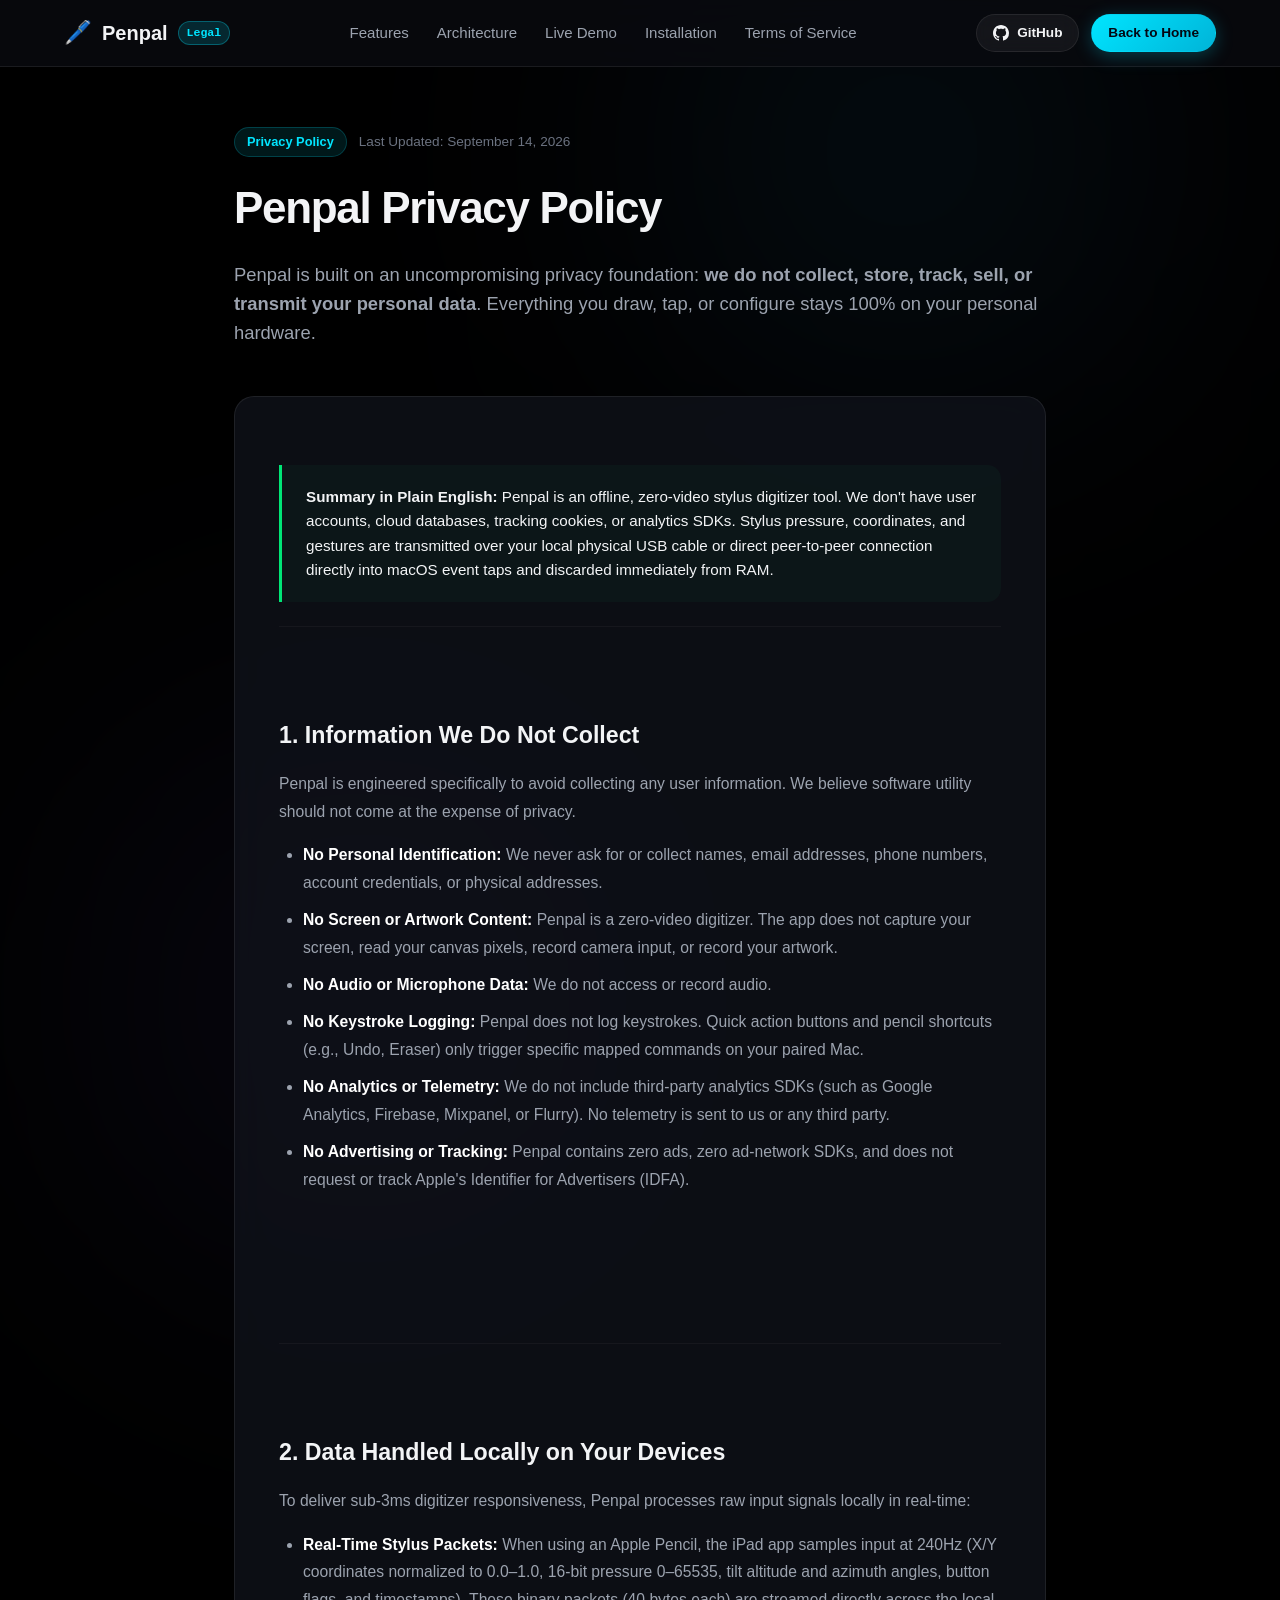
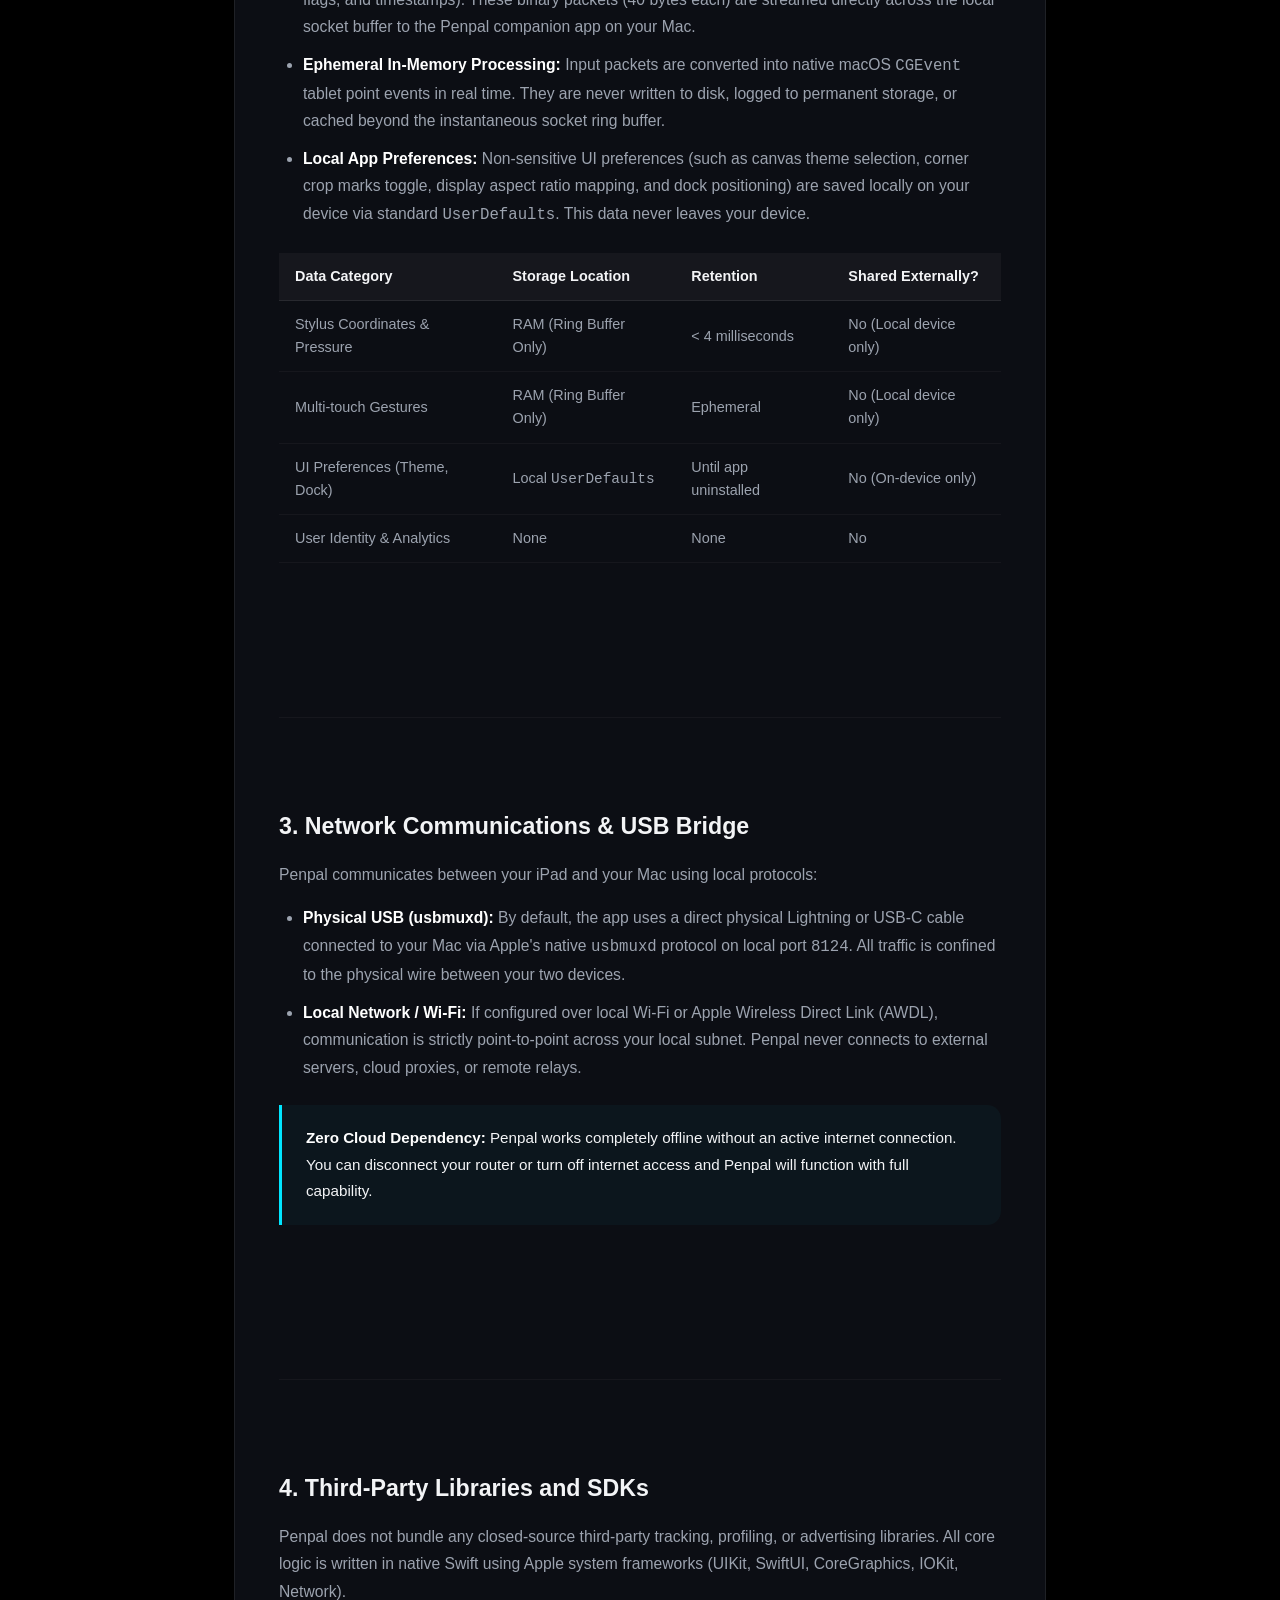
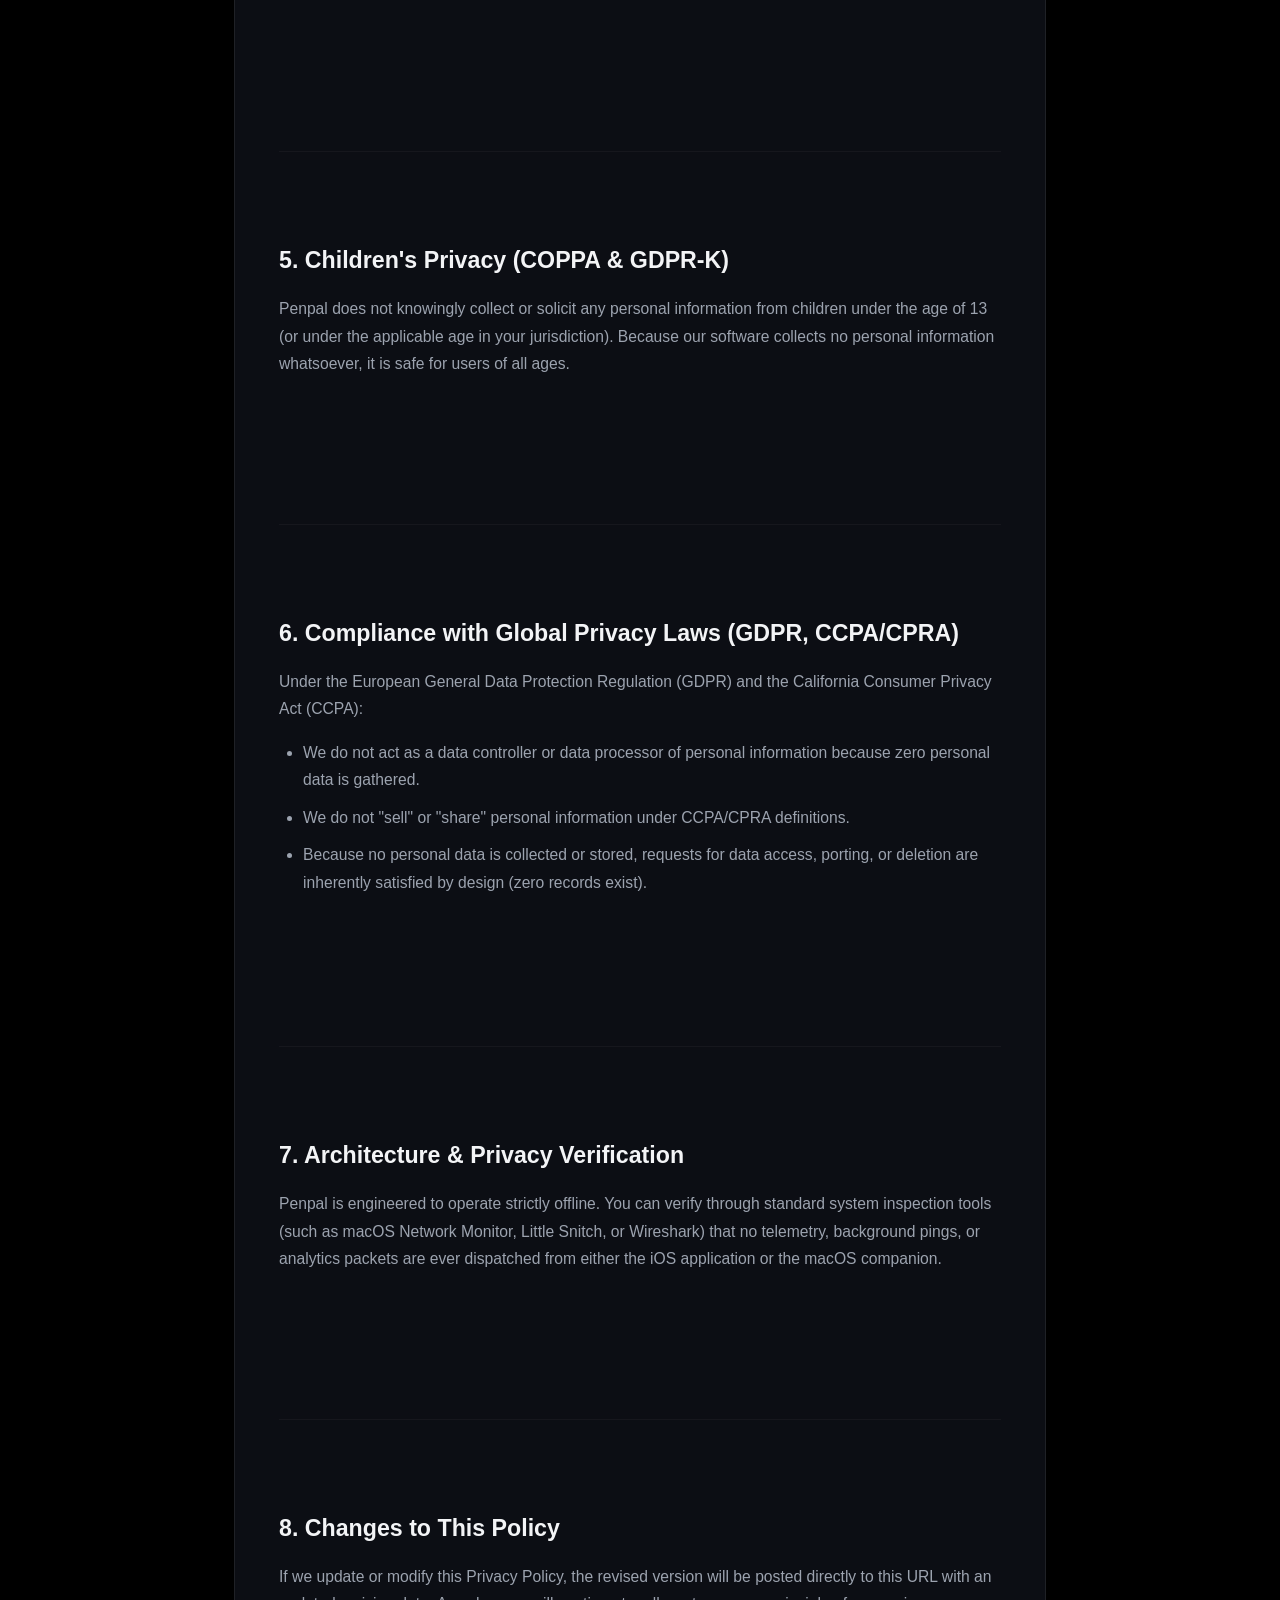
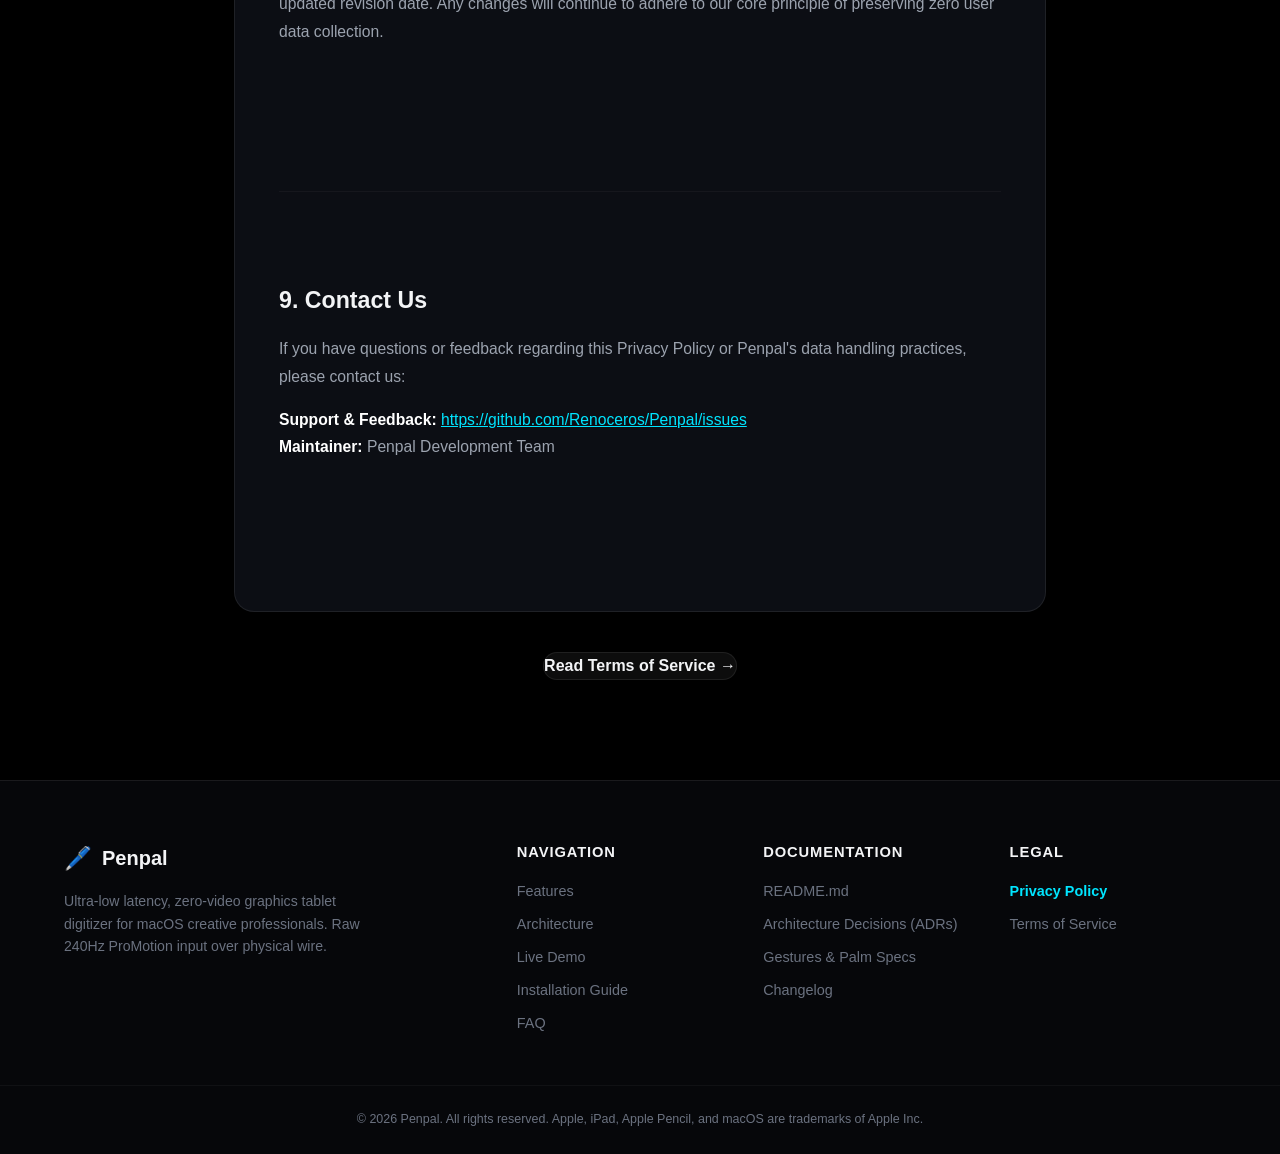
<file: privacy.html>
<!DOCTYPE html>
<html lang="en">
<head>
  <meta charset="UTF-8">
  <meta name="viewport" content="width=device-width, initial-scale=1.0">
  <title>Privacy Policy — Penpal</title>
  <meta name="description" content="Penpal Privacy Policy: 100% on-device, zero-video, zero-analytics, and zero-cloud data collection. Your creative input stays strictly between your iPad and your Mac.">
  <link rel="stylesheet" href="style.css">
  <link rel="icon" href="data:image/svg+xml,<svg xmlns=%22http://www.w3.org/2000/svg%22 viewBox=%220 0 100 100%22><text y=%22.9em%22 font-size=%2290%22>🖊️</text></svg>">
</head>
<body class="theme-pitch-black">

  <!-- Background Ambience Glow -->
  <div class="ambient-glow glow-1"></div>
  <div class="ambient-glow glow-2"></div>

  <!-- Navigation Bar -->
  <header class="site-header">
    <div class="container nav-container">
      <a href="index.html" class="nav-brand">
        <span class="brand-icon">🖊️</span>
        <span class="brand-name">Penpal</span>
        <span class="brand-badge">Legal</span>
      </a>
      <nav class="nav-links">
        <a href="index.html#features">Features</a>
        <a href="index.html#how-it-works">Architecture</a>
        <a href="index.html#simulator">Live Demo</a>
        <a href="index.html#install">Installation</a>
        <a href="terms.html">Terms of Service</a>
      </nav>
      <div class="nav-actions">
        <a href="https://github.com/Renoceros/Penpal" class="btn btn-secondary btn-sm" target="_blank" rel="noopener">
          <svg class="icon-github" viewBox="0 0 24 24" width="16" height="16" fill="currentColor">
            <path d="M12 0C5.37 0 0 5.37 0 12c0 5.31 3.435 9.795 8.205 11.385.6.105.825-.255.825-.57 0-.285-.015-1.23-.015-2.235-3.015.555-3.795-.735-4.035-1.41-.135-.345-.72-1.41-1.23-1.695-.42-.225-1.02-.78-.015-.795.945-.015 1.62.87 1.845 1.23 1.08 1.815 2.805 1.305 3.495.99.105-.78.42-1.305.765-1.605-2.67-.3-5.46-1.335-5.46-5.925 0-1.305.465-2.385 1.23-3.225-.12-.3-.54-1.53.12-3.18 0 0 1.005-.315 3.3 1.23.96-.27 1.98-.405 3-.405s2.04.135 3 .405c2.295-1.56 3.3-1.23 3.3-1.23.66 1.65.24 2.88.12 3.18.765.84 1.23 1.905 1.23 3.225 0 4.605-2.805 5.625-5.475 5.925.435.375.81 1.095.81 2.22 0 1.605-.015 2.895-.015 3.3 0 .315.225.69.825.57A12.02 12.02 0 0024 12c0-6.63-5.37-12-12-12z"/>
          </svg>
          <span>GitHub</span>
        </a>
        <a href="index.html" class="btn btn-primary btn-sm">Back to Home</a>
      </div>
    </div>
  </header>

  <!-- Main Content -->
  <main class="legal-main">
    <div class="legal-container">
      
      <header class="legal-header">
        <div class="legal-meta">
          <span class="legal-tag">Privacy Policy</span>
          <span class="legal-date">Last Updated: September 14, 2026</span>
        </div>
        <h1 class="legal-title">Penpal Privacy Policy</h1>
        <p class="legal-summary">
          Penpal is built on an uncompromising privacy foundation: <strong>we do not collect, store, track, sell, or transmit your personal data</strong>. Everything you draw, tap, or configure stays 100% on your personal hardware.
        </p>
      </header>

      <article class="legal-card">
        
        <!-- Summary Callout -->
        <div class="highlight-box green">
          <p>
            <strong>Summary in Plain English:</strong> Penpal is an offline, zero-video stylus digitizer tool. We don't have user accounts, cloud databases, tracking cookies, or analytics SDKs. Stylus pressure, coordinates, and gestures are transmitted over your local physical USB cable or direct peer-to-peer connection directly into macOS event taps and discarded immediately from RAM.
          </p>
        </div>

        <!-- Section 1 -->
        <section class="legal-section">
          <h2>1. Information We Do Not Collect</h2>
          <p>
            Penpal is engineered specifically to avoid collecting any user information. We believe software utility should not come at the expense of privacy.
          </p>
          <ul>
            <li><strong>No Personal Identification:</strong> We never ask for or collect names, email addresses, phone numbers, account credentials, or physical addresses.</li>
            <li><strong>No Screen or Artwork Content:</strong> Penpal is a zero-video digitizer. The app does not capture your screen, read your canvas pixels, record camera input, or record your artwork.</li>
            <li><strong>No Audio or Microphone Data:</strong> We do not access or record audio.</li>
            <li><strong>No Keystroke Logging:</strong> Penpal does not log keystrokes. Quick action buttons and pencil shortcuts (e.g., Undo, Eraser) only trigger specific mapped commands on your paired Mac.</li>
            <li><strong>No Analytics or Telemetry:</strong> We do not include third-party analytics SDKs (such as Google Analytics, Firebase, Mixpanel, or Flurry). No telemetry is sent to us or any third party.</li>
            <li><strong>No Advertising or Tracking:</strong> Penpal contains zero ads, zero ad-network SDKs, and does not request or track Apple's Identifier for Advertisers (IDFA).</li>
          </ul>
        </section>

        <!-- Section 2 -->
        <section class="legal-section">
          <h2>2. Data Handled Locally on Your Devices</h2>
          <p>
            To deliver sub-3ms digitizer responsiveness, Penpal processes raw input signals locally in real-time:
          </p>
          <ul>
            <li>
              <strong>Real-Time Stylus Packets:</strong> When using an Apple Pencil, the iPad app samples input at 240Hz (X/Y coordinates normalized to 0.0–1.0, 16-bit pressure 0–65535, tilt altitude and azimuth angles, button flags, and timestamps). These binary packets (40 bytes each) are streamed directly across the local socket buffer to the Penpal companion app on your Mac.
            </li>
            <li>
              <strong>Ephemeral In-Memory Processing:</strong> Input packets are converted into native macOS <code>CGEvent</code> tablet point events in real time. They are never written to disk, logged to permanent storage, or cached beyond the instantaneous socket ring buffer.
            </li>
            <li>
              <strong>Local App Preferences:</strong> Non-sensitive UI preferences (such as canvas theme selection, corner crop marks toggle, display aspect ratio mapping, and dock positioning) are saved locally on your device via standard <code>UserDefaults</code>. This data never leaves your device.
            </li>
          </ul>

          <table class="legal-table">
            <thead>
              <tr>
                <th>Data Category</th>
                <th>Storage Location</th>
                <th>Retention</th>
                <th>Shared Externally?</th>
              </tr>
            </thead>
            <tbody>
              <tr>
                <td>Stylus Coordinates & Pressure</td>
                <td>RAM (Ring Buffer Only)</td>
                <td>&lt; 4 milliseconds</td>
                <td>No (Local device only)</td>
              </tr>
              <tr>
                <td>Multi-touch Gestures</td>
                <td>RAM (Ring Buffer Only)</td>
                <td>Ephemeral</td>
                <td>No (Local device only)</td>
              </tr>
              <tr>
                <td>UI Preferences (Theme, Dock)</td>
                <td>Local <code>UserDefaults</code></td>
                <td>Until app uninstalled</td>
                <td>No (On-device only)</td>
              </tr>
              <tr>
                <td>User Identity & Analytics</td>
                <td>None</td>
                <td>None</td>
                <td>No</td>
              </tr>
            </tbody>
          </table>
        </section>

        <!-- Section 3 -->
        <section class="legal-section">
          <h2>3. Network Communications & USB Bridge</h2>
          <p>
            Penpal communicates between your iPad and your Mac using local protocols:
          </p>
          <ul>
            <li>
              <strong>Physical USB (usbmuxd):</strong> By default, the app uses a direct physical Lightning or USB-C cable connected to your Mac via Apple's native <code>usbmuxd</code> protocol on local port <code>8124</code>. All traffic is confined to the physical wire between your two devices.
            </li>
            <li>
              <strong>Local Network / Wi-Fi:</strong> If configured over local Wi-Fi or Apple Wireless Direct Link (AWDL), communication is strictly point-to-point across your local subnet. Penpal never connects to external servers, cloud proxies, or remote relays.
            </li>
          </ul>
          <div class="highlight-box">
            <p>
              <strong>Zero Cloud Dependency:</strong> Penpal works completely offline without an active internet connection. You can disconnect your router or turn off internet access and Penpal will function with full capability.
            </p>
          </div>
        </section>

        <!-- Section 4 -->
        <section class="legal-section">
          <h2>4. Third-Party Libraries and SDKs</h2>
          <p>
            Penpal does not bundle any closed-source third-party tracking, profiling, or advertising libraries. All core logic is written in native Swift using Apple system frameworks (UIKit, SwiftUI, CoreGraphics, IOKit, Network).
          </p>
        </section>

        <!-- Section 5 -->
        <section class="legal-section">
          <h2>5. Children's Privacy (COPPA & GDPR-K)</h2>
          <p>
            Penpal does not knowingly collect or solicit any personal information from children under the age of 13 (or under the applicable age in your jurisdiction). Because our software collects no personal information whatsoever, it is safe for users of all ages.
          </p>
        </section>

        <!-- Section 6 -->
        <section class="legal-section">
          <h2>6. Compliance with Global Privacy Laws (GDPR, CCPA/CPRA)</h2>
          <p>
            Under the European General Data Protection Regulation (GDPR) and the California Consumer Privacy Act (CCPA):
          </p>
          <ul>
            <li>We do not act as a data controller or data processor of personal information because zero personal data is gathered.</li>
            <li>We do not "sell" or "share" personal information under CCPA/CPRA definitions.</li>
            <li>Because no personal data is collected or stored, requests for data access, porting, or deletion are inherently satisfied by design (zero records exist).</li>
          </ul>
        </section>

        <!-- Section 7 -->
        <section class="legal-section">
          <h2>7. Architecture & Privacy Verification</h2>
          <p>
            Penpal is engineered to operate strictly offline. You can verify through standard system inspection tools (such as macOS Network Monitor, Little Snitch, or Wireshark) that no telemetry, background pings, or analytics packets are ever dispatched from either the iOS application or the macOS companion.
          </p>
        </section>

        <!-- Section 8 -->
        <section class="legal-section">
          <h2>8. Changes to This Policy</h2>
          <p>
            If we update or modify this Privacy Policy, the revised version will be posted directly to this URL with an updated revision date. Any changes will continue to adhere to our core principle of preserving zero user data collection.
          </p>
        </section>

        <!-- Section 9 -->
        <section class="legal-section">
          <h2>9. Contact Us</h2>
          <p>
            If you have questions or feedback regarding this Privacy Policy or Penpal's data handling practices, please contact us:
          </p>
          <p>
            <strong>Support & Feedback:</strong> <a href="https://github.com/Renoceros/Penpal/issues" target="_blank" rel="noopener" style="color: var(--accent-cyan);">https://github.com/Renoceros/Penpal/issues</a><br>
            <strong>Maintainer:</strong> Penpal Development Team
          </p>
        </section>

      </article>

      <div class="text-center" style="margin-top: 30px;">
        <a href="terms.html" class="btn btn-secondary btn-md">Read Terms of Service →</a>
      </div>

    </div>
  </main>

  <!-- Footer -->
  <footer class="site-footer">
    <div class="container footer-container">
      <div class="footer-col brand-col">
        <div class="nav-brand">
          <span class="brand-icon">🖊️</span>
          <span class="brand-name">Penpal</span>
        </div>
        <p class="footer-desc">
          Ultra-low latency, zero-video graphics tablet digitizer for macOS creative professionals. Raw 240Hz ProMotion input over physical wire.
        </p>
      </div>
      <div class="footer-col">
        <h4>Navigation</h4>
        <ul class="footer-links">
          <li><a href="index.html#features">Features</a></li>
          <li><a href="index.html#how-it-works">Architecture</a></li>
          <li><a href="index.html#simulator">Live Demo</a></li>
          <li><a href="index.html#install">Installation Guide</a></li>
          <li><a href="index.html#faq">FAQ</a></li>
        </ul>
      </div>
      <div class="footer-col">
        <h4>Documentation</h4>
        <ul class="footer-links">
          <li><a href="https://github.com/Renoceros/Penpal/blob/main/README.md" target="_blank" rel="noopener">README.md</a></li>
          <li><a href="https://github.com/Renoceros/Penpal/blob/main/documentation/decisions.json" target="_blank" rel="noopener">Architecture Decisions (ADRs)</a></li>
          <li><a href="https://github.com/Renoceros/Penpal/blob/main/documentation/gestures.json" target="_blank" rel="noopener">Gestures & Palm Specs</a></li>
          <li><a href="https://github.com/Renoceros/Penpal/blob/main/documentation/changelog.json" target="_blank" rel="noopener">Changelog</a></li>
        </ul>
      </div>
      <div class="footer-col">
        <h4>Legal</h4>
        <ul class="footer-links">
          <li><a href="privacy.html" style="color: var(--accent-cyan); font-weight: 600;">Privacy Policy</a></li>
          <li><a href="terms.html">Terms of Service</a></li>
        </ul>
      </div>
    </div>
    <div class="footer-bottom">
      <div class="container text-center">
        <p>© 2026 Penpal. All rights reserved. Apple, iPad, Apple Pencil, and macOS are trademarks of Apple Inc.</p>
      </div>
    </div>
  </footer>

</body>
</html>
</file>
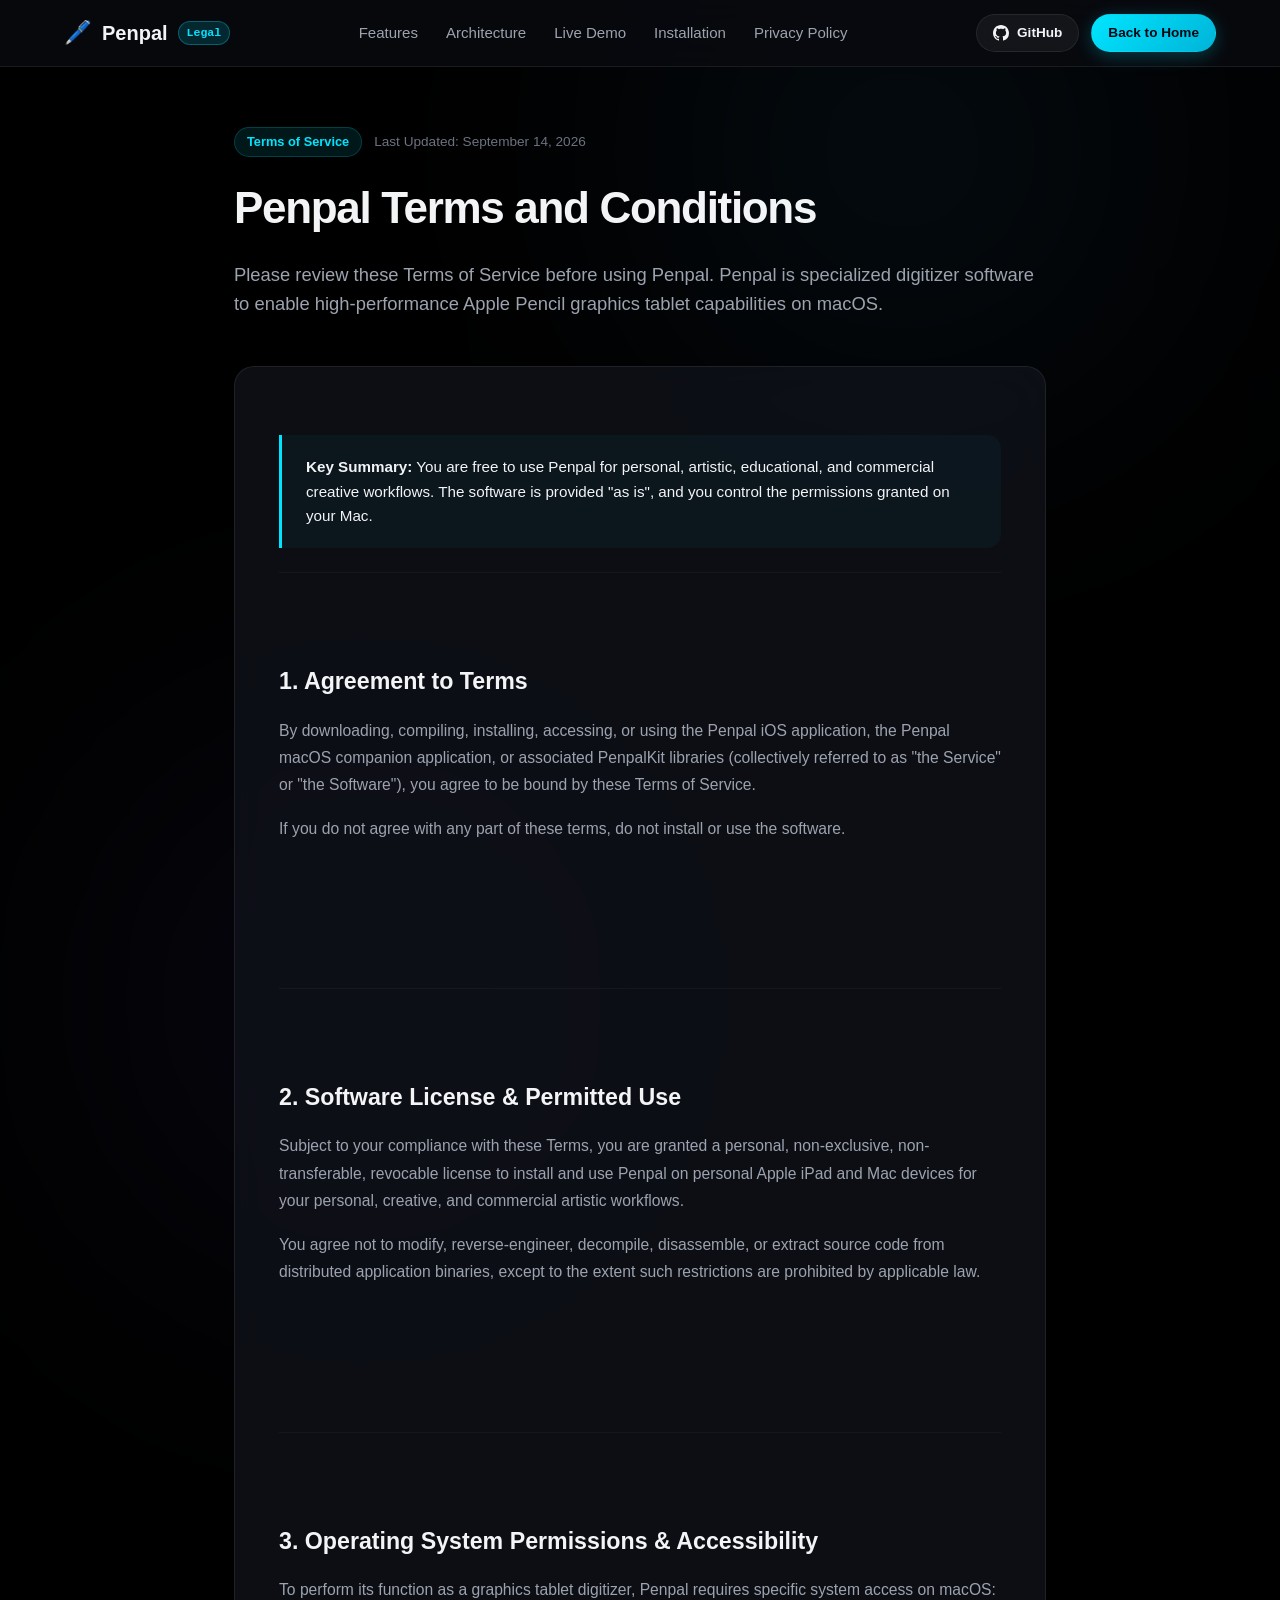
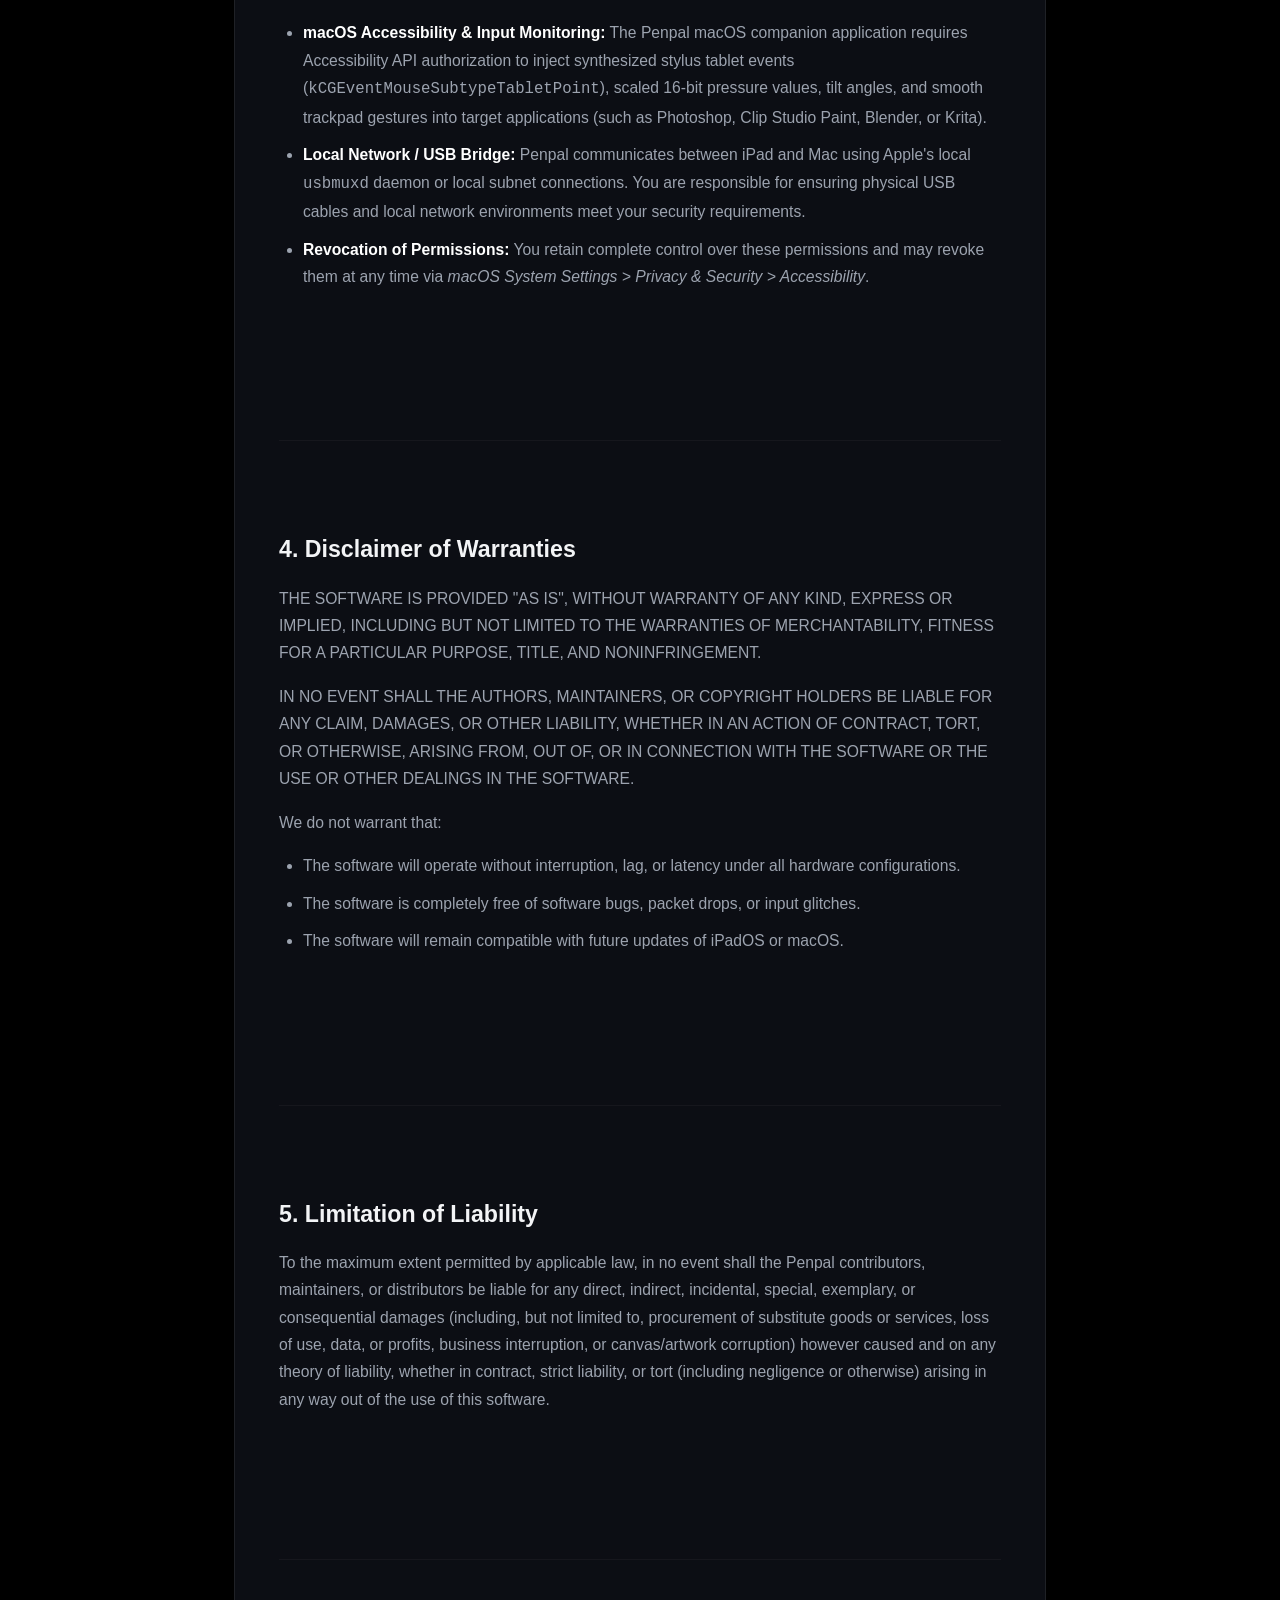
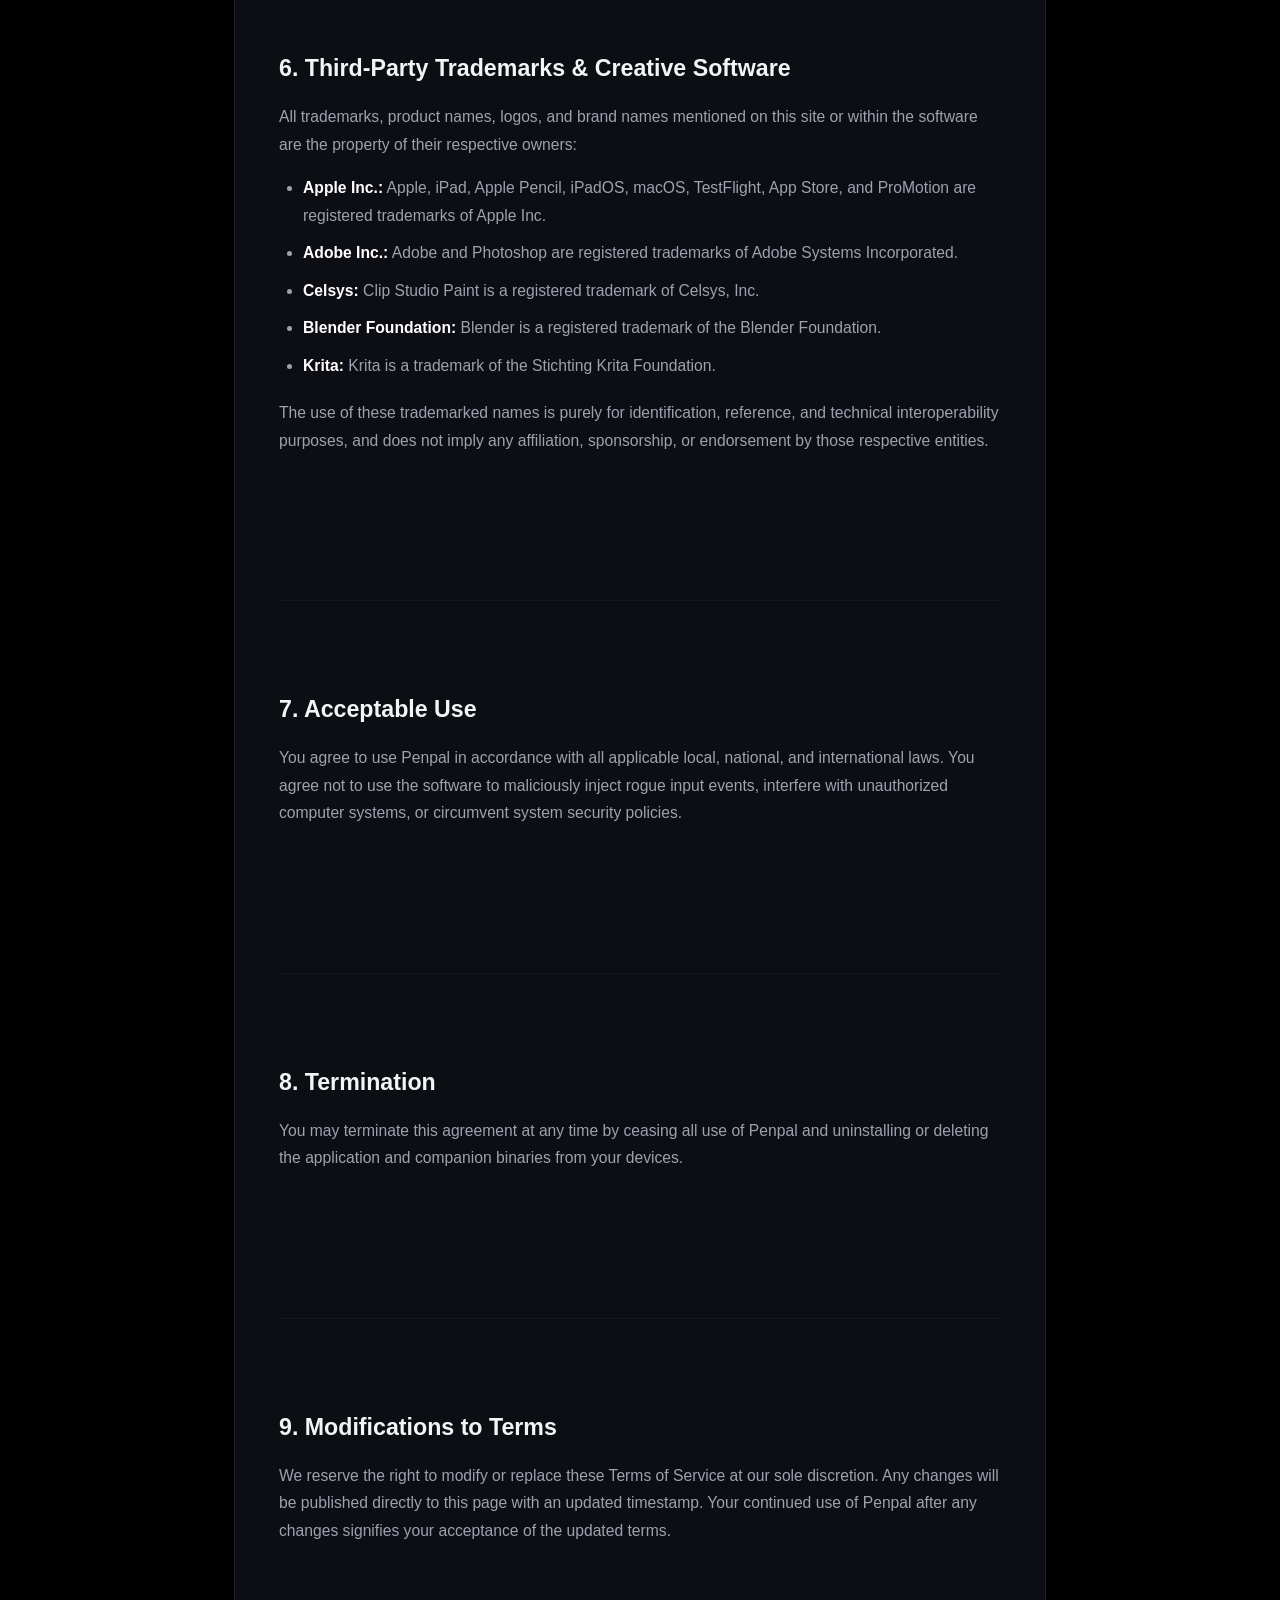
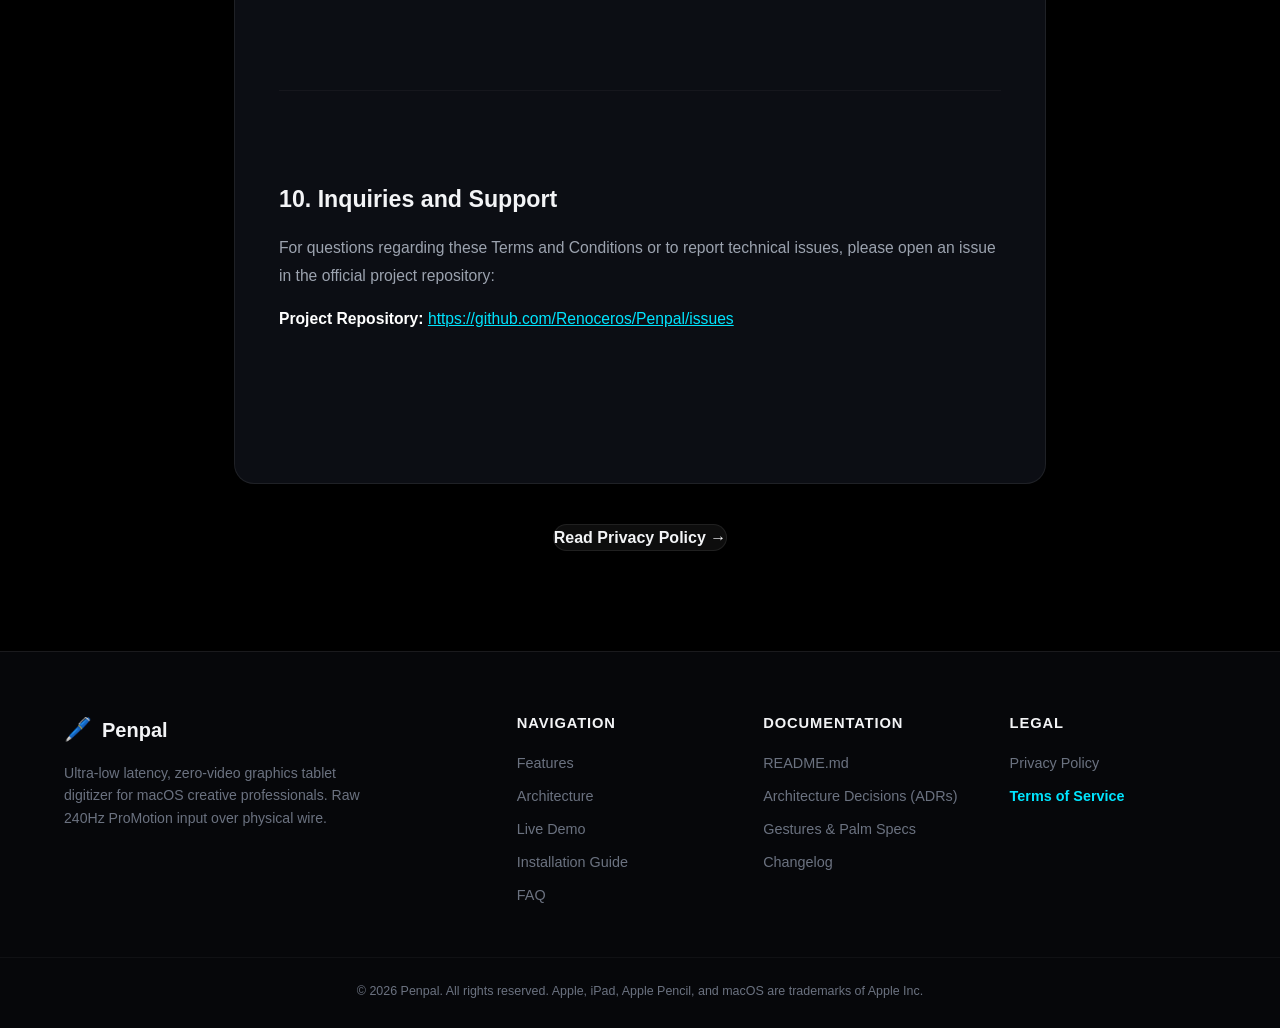
<file: terms.html>
<!DOCTYPE html>
<html lang="en">
<head>
  <meta charset="UTF-8">
  <meta name="viewport" content="width=device-width, initial-scale=1.0">
  <title>Terms of Service — Penpal</title>
  <meta name="description" content="Penpal Terms of Service: Software license terms, usage guidelines, warranty disclaimers, and system permissions.">
  <link rel="stylesheet" href="style.css">
  <link rel="icon" href="data:image/svg+xml,<svg xmlns=%22http://www.w3.org/2000/svg%22 viewBox=%220 0 100 100%22><text y=%22.9em%22 font-size=%2290%22>🖊️</text></svg>">
</head>
<body class="theme-pitch-black">

  <!-- Background Ambience Glow -->
  <div class="ambient-glow glow-1"></div>
  <div class="ambient-glow glow-2"></div>

  <!-- Navigation Bar -->
  <header class="site-header">
    <div class="container nav-container">
      <a href="index.html" class="nav-brand">
        <span class="brand-icon">🖊️</span>
        <span class="brand-name">Penpal</span>
        <span class="brand-badge">Legal</span>
      </a>
      <nav class="nav-links">
        <a href="index.html#features">Features</a>
        <a href="index.html#how-it-works">Architecture</a>
        <a href="index.html#simulator">Live Demo</a>
        <a href="index.html#install">Installation</a>
        <a href="privacy.html">Privacy Policy</a>
      </nav>
      <div class="nav-actions">
        <a href="https://github.com/Renoceros/Penpal" class="btn btn-secondary btn-sm" target="_blank" rel="noopener">
          <svg class="icon-github" viewBox="0 0 24 24" width="16" height="16" fill="currentColor">
            <path d="M12 0C5.37 0 0 5.37 0 12c0 5.31 3.435 9.795 8.205 11.385.6.105.825-.255.825-.57 0-.285-.015-1.23-.015-2.235-3.015.555-3.795-.735-4.035-1.41-.135-.345-.72-1.41-1.23-1.695-.42-.225-1.02-.78-.015-.795.945-.015 1.62.87 1.845 1.23 1.08 1.815 2.805 1.305 3.495.99.105-.78.42-1.305.765-1.605-2.67-.3-5.46-1.335-5.46-5.925 0-1.305.465-2.385 1.23-3.225-.12-.3-.54-1.53.12-3.18 0 0 1.005-.315 3.3 1.23.96-.27 1.98-.405 3-.405s2.04.135 3 .405c2.295-1.56 3.3-1.23 3.3-1.23.66 1.65.24 2.88.12 3.18.765.84 1.23 1.905 1.23 3.225 0 4.605-2.805 5.625-5.475 5.925.435.375.81 1.095.81 2.22 0 1.605-.015 2.895-.015 3.3 0 .315.225.69.825.57A12.02 12.02 0 0024 12c0-6.63-5.37-12-12-12z"/>
          </svg>
          <span>GitHub</span>
        </a>
        <a href="index.html" class="btn btn-primary btn-sm">Back to Home</a>
      </div>
    </div>
  </header>

  <!-- Main Content -->
  <main class="legal-main">
    <div class="legal-container">
      
      <header class="legal-header">
        <div class="legal-meta">
          <span class="legal-tag">Terms of Service</span>
          <span class="legal-date">Last Updated: September 14, 2026</span>
        </div>
        <h1 class="legal-title">Penpal Terms and Conditions</h1>
        <p class="legal-summary">
          Please review these Terms of Service before using Penpal. Penpal is specialized digitizer software to enable high-performance Apple Pencil graphics tablet capabilities on macOS.
        </p>
      </header>

      <article class="legal-card">
        
        <!-- Summary Callout -->
        <div class="highlight-box">
          <p>
            <strong>Key Summary:</strong> You are free to use Penpal for personal, artistic, educational, and commercial creative workflows. The software is provided "as is", and you control the permissions granted on your Mac.
          </p>
        </div>

        <!-- Section 1 -->
        <section class="legal-section">
          <h2>1. Agreement to Terms</h2>
          <p>
            By downloading, compiling, installing, accessing, or using the Penpal iOS application, the Penpal macOS companion application, or associated PenpalKit libraries (collectively referred to as "the Service" or "the Software"), you agree to be bound by these Terms of Service.
          </p>
          <p>
            If you do not agree with any part of these terms, do not install or use the software.
          </p>
        </section>

        <!-- Section 2 -->
        <section class="legal-section">
          <h2>2. Software License & Permitted Use</h2>
          <p>
            Subject to your compliance with these Terms, you are granted a personal, non-exclusive, non-transferable, revocable license to install and use Penpal on personal Apple iPad and Mac devices for your personal, creative, and commercial artistic workflows.
          </p>
          <p>
            You agree not to modify, reverse-engineer, decompile, disassemble, or extract source code from distributed application binaries, except to the extent such restrictions are prohibited by applicable law.
          </p>
        </section>

        <!-- Section 3 -->
        <section class="legal-section">
          <h2>3. Operating System Permissions & Accessibility</h2>
          <p>
            To perform its function as a graphics tablet digitizer, Penpal requires specific system access on macOS:
          </p>
          <ul>
            <li>
              <strong>macOS Accessibility & Input Monitoring:</strong> The Penpal macOS companion application requires Accessibility API authorization to inject synthesized stylus tablet events (<code>kCGEventMouseSubtypeTabletPoint</code>), scaled 16-bit pressure values, tilt angles, and smooth trackpad gestures into target applications (such as Photoshop, Clip Studio Paint, Blender, or Krita).
            </li>
            <li>
              <strong>Local Network / USB Bridge:</strong> Penpal communicates between iPad and Mac using Apple's local <code>usbmuxd</code> daemon or local subnet connections. You are responsible for ensuring physical USB cables and local network environments meet your security requirements.
            </li>
            <li>
              <strong>Revocation of Permissions:</strong> You retain complete control over these permissions and may revoke them at any time via <em>macOS System Settings &gt; Privacy &amp; Security &gt; Accessibility</em>.
            </li>
          </ul>
        </section>

        <!-- Section 4 -->
        <section class="legal-section">
          <h2>4. Disclaimer of Warranties</h2>
          <p>
            THE SOFTWARE IS PROVIDED "AS IS", WITHOUT WARRANTY OF ANY KIND, EXPRESS OR IMPLIED, INCLUDING BUT NOT LIMITED TO THE WARRANTIES OF MERCHANTABILITY, FITNESS FOR A PARTICULAR PURPOSE, TITLE, AND NONINFRINGEMENT.
          </p>
          <p>
            IN NO EVENT SHALL THE AUTHORS, MAINTAINERS, OR COPYRIGHT HOLDERS BE LIABLE FOR ANY CLAIM, DAMAGES, OR OTHER LIABILITY, WHETHER IN AN ACTION OF CONTRACT, TORT, OR OTHERWISE, ARISING FROM, OUT OF, OR IN CONNECTION WITH THE SOFTWARE OR THE USE OR OTHER DEALINGS IN THE SOFTWARE.
          </p>
          <p>
            We do not warrant that:
          </p>
          <ul>
            <li>The software will operate without interruption, lag, or latency under all hardware configurations.</li>
            <li>The software is completely free of software bugs, packet drops, or input glitches.</li>
            <li>The software will remain compatible with future updates of iPadOS or macOS.</li>
          </ul>
        </section>

        <!-- Section 5 -->
        <section class="legal-section">
          <h2>5. Limitation of Liability</h2>
          <p>
            To the maximum extent permitted by applicable law, in no event shall the Penpal contributors, maintainers, or distributors be liable for any direct, indirect, incidental, special, exemplary, or consequential damages (including, but not limited to, procurement of substitute goods or services, loss of use, data, or profits, business interruption, or canvas/artwork corruption) however caused and on any theory of liability, whether in contract, strict liability, or tort (including negligence or otherwise) arising in any way out of the use of this software.
          </p>
        </section>

        <!-- Section 6 -->
        <section class="legal-section">
          <h2>6. Third-Party Trademarks & Creative Software</h2>
          <p>
            All trademarks, product names, logos, and brand names mentioned on this site or within the software are the property of their respective owners:
          </p>
          <ul>
            <li><strong>Apple Inc.:</strong> Apple, iPad, Apple Pencil, iPadOS, macOS, TestFlight, App Store, and ProMotion are registered trademarks of Apple Inc.</li>
            <li><strong>Adobe Inc.:</strong> Adobe and Photoshop are registered trademarks of Adobe Systems Incorporated.</li>
            <li><strong>Celsys:</strong> Clip Studio Paint is a registered trademark of Celsys, Inc.</li>
            <li><strong>Blender Foundation:</strong> Blender is a registered trademark of the Blender Foundation.</li>
            <li><strong>Krita:</strong> Krita is a trademark of the Stichting Krita Foundation.</li>
          </ul>
          <p>
            The use of these trademarked names is purely for identification, reference, and technical interoperability purposes, and does not imply any affiliation, sponsorship, or endorsement by those respective entities.
          </p>
        </section>

        <!-- Section 7 -->
        <section class="legal-section">
          <h2>7. Acceptable Use</h2>
          <p>
            You agree to use Penpal in accordance with all applicable local, national, and international laws. You agree not to use the software to maliciously inject rogue input events, interfere with unauthorized computer systems, or circumvent system security policies.
          </p>
        </section>

        <!-- Section 8 -->
        <section class="legal-section">
          <h2>8. Termination</h2>
          <p>
            You may terminate this agreement at any time by ceasing all use of Penpal and uninstalling or deleting the application and companion binaries from your devices.
          </p>
        </section>

        <!-- Section 9 -->
        <section class="legal-section">
          <h2>9. Modifications to Terms</h2>
          <p>
            We reserve the right to modify or replace these Terms of Service at our sole discretion. Any changes will be published directly to this page with an updated timestamp. Your continued use of Penpal after any changes signifies your acceptance of the updated terms.
          </p>
        </section>

        <!-- Section 10 -->
        <section class="legal-section">
          <h2>10. Inquiries and Support</h2>
          <p>
            For questions regarding these Terms and Conditions or to report technical issues, please open an issue in the official project repository:
          </p>
          <p>
            <strong>Project Repository:</strong> <a href="https://github.com/Renoceros/Penpal/issues" target="_blank" rel="noopener" style="color: var(--accent-cyan);">https://github.com/Renoceros/Penpal/issues</a>
          </p>
        </section>

      </article>

      <div class="text-center" style="margin-top: 30px;">
        <a href="privacy.html" class="btn btn-secondary btn-md">Read Privacy Policy →</a>
      </div>

    </div>
  </main>

  <!-- Footer -->
  <footer class="site-footer">
    <div class="container footer-container">
      <div class="footer-col brand-col">
        <div class="nav-brand">
          <span class="brand-icon">🖊️</span>
          <span class="brand-name">Penpal</span>
        </div>
        <p class="footer-desc">
          Ultra-low latency, zero-video graphics tablet digitizer for macOS creative professionals. Raw 240Hz ProMotion input over physical wire.
        </p>
      </div>
      <div class="footer-col">
        <h4>Navigation</h4>
        <ul class="footer-links">
          <li><a href="index.html#features">Features</a></li>
          <li><a href="index.html#how-it-works">Architecture</a></li>
          <li><a href="index.html#simulator">Live Demo</a></li>
          <li><a href="index.html#install">Installation Guide</a></li>
          <li><a href="index.html#faq">FAQ</a></li>
        </ul>
      </div>
      <div class="footer-col">
        <h4>Documentation</h4>
        <ul class="footer-links">
          <li><a href="https://github.com/Renoceros/Penpal/blob/main/README.md" target="_blank" rel="noopener">README.md</a></li>
          <li><a href="https://github.com/Renoceros/Penpal/blob/main/documentation/decisions.json" target="_blank" rel="noopener">Architecture Decisions (ADRs)</a></li>
          <li><a href="https://github.com/Renoceros/Penpal/blob/main/documentation/gestures.json" target="_blank" rel="noopener">Gestures & Palm Specs</a></li>
          <li><a href="https://github.com/Renoceros/Penpal/blob/main/documentation/changelog.json" target="_blank" rel="noopener">Changelog</a></li>
        </ul>
      </div>
      <div class="footer-col">
        <h4>Legal</h4>
        <ul class="footer-links">
          <li><a href="privacy.html">Privacy Policy</a></li>
          <li><a href="terms.html" style="color: var(--accent-cyan); font-weight: 600;">Terms of Service</a></li>
        </ul>
      </div>
    </div>
    <div class="footer-bottom">
      <div class="container text-center">
        <p>© 2026 Penpal. All rights reserved. Apple, iPad, Apple Pencil, and macOS are trademarks of Apple Inc.</p>
      </div>
    </div>
  </footer>

</body>
</html>
</file>
<file: style.css>
/* Penpal Landing Page Stylesheet
   Modern, Dark-Mode Creative Pro Aesthetic
*/

:root {
  --bg-dark: #090a0f;
  --bg-card: rgba(18, 20, 29, 0.7);
  --bg-card-hover: rgba(26, 29, 42, 0.85);
  --border-subtle: rgba(255, 255, 255, 0.08);
  --border-bright: rgba(0, 229, 255, 0.3);
  
  --text-main: #f3f4f6;
  --text-muted: #9ca3af;
  --text-dim: #6b7280;

  --accent-cyan: #00e5ff;
  --accent-purple: #a855f7;
  --accent-blue: #3b82f6;
  --accent-green: #00e676;
  --accent-orange: #ff9100;
  
  --font-sans: -apple-system, BlinkMacSystemFont, "SF Pro Display", "SF Pro Text", "Segoe UI", Roboto, Helvetica, Arial, sans-serif;
  --font-mono: ui-monospace, SFMono-Regular, "SF Mono", Menlo, Consolas, "Liberation Mono", monospace;

  --radius-sm: 8px;
  --radius-md: 14px;
  --radius-lg: 20px;
  --radius-full: 9999px;

  --transition-fast: 0.18s cubic-bezier(0.16, 1, 0.3, 1);
  --transition-smooth: 0.3s cubic-bezier(0.16, 1, 0.3, 1);
}

*, *::before, *::after {
  box-sizing: border-box;
  margin: 0;
  padding: 0;
}

html {
  scroll-behavior: smooth;
  font-family: var(--font-sans);
  background-color: var(--bg-dark);
  color: var(--text-main);
  line-height: 1.6;
  -webkit-font-smoothing: antialiased;
}

body {
  overflow-x: hidden;
  position: relative;
  min-height: 100vh;
}

/* Ambient Background Glows */
.ambient-glow {
  position: absolute;
  border-radius: 50%;
  filter: blur(140px);
  pointer-events: none;
  z-index: 0;
}

.glow-1 {
  top: -100px;
  right: 10%;
  width: 500px;
  height: 500px;
  background: radial-gradient(circle, rgba(0, 229, 255, 0.12) 0%, rgba(168, 85, 247, 0.05) 70%, transparent 100%);
}

.glow-2 {
  top: 700px;
  left: 5%;
  width: 600px;
  height: 600px;
  background: radial-gradient(circle, rgba(168, 85, 247, 0.09) 0%, rgba(59, 130, 246, 0.04) 70%, transparent 100%);
}

.container {
  max-width: 1200px;
  margin: 0 auto;
  padding: 0 24px;
  position: relative;
  z-index: 1;
}

/* Header & Navigation */
.site-header {
  position: sticky;
  top: 0;
  z-index: 100;
  backdrop-filter: blur(18px);
  -webkit-backdrop-filter: blur(18px);
  background: rgba(9, 10, 15, 0.8);
  border-bottom: 1px solid var(--border-subtle);
  padding: 14px 0;
}

.nav-container {
  display: flex;
  align-items: center;
  justify-content: space-between;
}

.nav-brand {
  display: flex;
  align-items: center;
  gap: 10px;
  text-decoration: none;
  color: var(--text-main);
  font-weight: 700;
  font-size: 1.25rem;
}

.brand-icon {
  font-size: 1.4rem;
}

.brand-badge {
  font-size: 0.72rem;
  background: rgba(0, 229, 255, 0.15);
  color: var(--accent-cyan);
  border: 1px solid rgba(0, 229, 255, 0.3);
  padding: 2px 8px;
  border-radius: var(--radius-full);
  font-family: var(--font-mono);
  font-weight: 600;
}

.nav-links {
  display: flex;
  gap: 28px;
}

.nav-links a {
  text-decoration: none;
  color: var(--text-muted);
  font-size: 0.94rem;
  font-weight: 500;
  transition: color var(--transition-fast);
}

.nav-links a:hover {
  color: var(--accent-cyan);
}

.nav-actions {
  display: flex;
  align-items: center;
  gap: 12px;
}

/* Buttons */
.btn {
  display: inline-flex;
  align-items: center;
  justify-content: center;
  gap: 8px;
  text-decoration: none;
  font-weight: 600;
  border-radius: var(--radius-full);
  cursor: pointer;
  transition: all var(--transition-fast);
  border: 1px solid transparent;
}

.btn-sm {
  padding: 7px 16px;
  font-size: 0.85rem;
}

.btn-lg {
  padding: 14px 30px;
  font-size: 1.05rem;
}

.btn-primary {
  background: linear-gradient(135deg, var(--accent-cyan), #00b4d8);
  color: #030712;
  box-shadow: 0 4px 18px rgba(0, 229, 255, 0.25);
}

.btn-primary:hover {
  transform: translateY(-1px);
  box-shadow: 0 6px 24px rgba(0, 229, 255, 0.4);
}

.btn-secondary {
  background: rgba(255, 255, 255, 0.05);
  border-color: var(--border-subtle);
  color: var(--text-main);
  backdrop-filter: blur(10px);
}

.btn-secondary:hover {
  background: rgba(255, 255, 255, 0.1);
  border-color: rgba(255, 255, 255, 0.2);
  color: #fff;
  transform: translateY(-1px);
}

/* Hero Section */
.hero-section {
  padding: 100px 0 60px;
  text-align: center;
}

.hero-container {
  max-width: 900px;
}

.hero-badge {
  display: inline-flex;
  align-items: center;
  gap: 8px;
  padding: 6px 16px;
  background: rgba(0, 229, 255, 0.08);
  border: 1px solid rgba(0, 229, 255, 0.2);
  border-radius: var(--radius-full);
  color: var(--accent-cyan);
  font-size: 0.85rem;
  font-weight: 600;
  margin-bottom: 24px;
}

.badge-dot {
  width: 8px;
  height: 8px;
  border-radius: 50%;
  background: var(--accent-green);
  box-shadow: 0 0 8px var(--accent-green);
}

.hero-title {
  font-size: 3.4rem;
  line-height: 1.15;
  font-weight: 800;
  letter-spacing: -0.03em;
  margin-bottom: 22px;
}

.gradient-text {
  background: linear-gradient(135deg, #ffffff 10%, var(--accent-cyan) 60%, var(--accent-purple) 100%);
  -webkit-background-clip: text;
  -webkit-text-fill-color: transparent;
}

.hero-subtitle {
  font-size: 1.22rem;
  color: var(--text-muted);
  max-width: 720px;
  margin: 0 auto 36px;
  line-height: 1.65;
}

.hero-cta-group {
  display: flex;
  justify-content: center;
  gap: 16px;
  margin-bottom: 50px;
}

/* Metrics Strip */
.metrics-strip {
  display: grid;
  grid-template-columns: repeat(4, 1fr);
  gap: 16px;
  margin-top: 40px;
}

.metric-card {
  background: var(--bg-card);
  border: 1px solid var(--border-subtle);
  border-radius: var(--radius-md);
  padding: 18px 12px;
  display: flex;
  flex-direction: column;
  align-items: center;
  transition: border-color var(--transition-fast);
}

.metric-card:hover {
  border-color: var(--border-bright);
}

.metric-value {
  font-size: 1.8rem;
  font-weight: 800;
  color: #fff;
  letter-spacing: -0.02em;
}

.metric-label {
  font-size: 0.8rem;
  color: var(--text-dim);
  text-transform: uppercase;
  letter-spacing: 0.05em;
  font-weight: 600;
  margin-top: 4px;
}

/* Section Common */
section {
  padding: 90px 0;
  border-top: 1px solid rgba(255, 255, 255, 0.04);
}

.section-header {
  margin-bottom: 50px;
}

.text-center {
  text-align: center;
}

.section-tag {
  display: inline-block;
  font-size: 0.8rem;
  font-weight: 700;
  text-transform: uppercase;
  letter-spacing: 0.1em;
  color: var(--accent-cyan);
  margin-bottom: 12px;
}

.section-title {
  font-size: 2.3rem;
  font-weight: 800;
  letter-spacing: -0.02em;
  margin-bottom: 14px;
}

.section-subtitle {
  font-size: 1.08rem;
  color: var(--text-muted);
  max-width: 680px;
  margin: 0 auto;
}

/* Simulator Section */
.simulator-wrapper {
  display: grid;
  grid-template-columns: 1.35fr 1fr;
  gap: 28px;
  align-items: start;
}

/* Virtual iPad Frame */
.ipad-frame {
  background: #1e2029;
  border: 12px solid #272a38;
  border-radius: 36px;
  padding: 10px;
  box-shadow: 0 25px 60px -15px rgba(0, 0, 0, 0.8), 0 0 0 1px rgba(255, 255, 255, 0.08);
  position: relative;
}

.ipad-camera-dot {
  width: 8px;
  height: 8px;
  background: #0f1015;
  border-radius: 50%;
  position: absolute;
  top: -6px;
  left: 50%;
  transform: translateX(-50%);
  border: 1px solid rgba(255, 255, 255, 0.1);
}

.sim-canvas-surface {
  width: 100%;
  height: 480px;
  border-radius: 24px;
  position: relative;
  overflow: hidden;
  cursor: crosshair;
  transition: background-color var(--transition-smooth);
}

/* Themes */
.theme-pitch-black { background-color: #000000; }
.theme-carbon-slate { background-color: #121418; }
.theme-graphite { background-color: #1c1d24; }
.theme-parchment { background-color: #f7f4ea; }
.theme-blueprint { background-color: #0f243d; }

.theme-parchment canvas {
  filter: invert(0.9);
}

/* Corner Marks */
.corner-mark {
  position: absolute;
  width: 16px;
  height: 16px;
  pointer-events: none;
  opacity: 0.4;
}

.corner-mark.top-left { top: 16px; left: 16px; border-top: 2px solid #fff; border-left: 2px solid #fff; }
.corner-mark.top-right { top: 16px; right: 16px; border-top: 2px solid #fff; border-right: 2px solid #fff; }
.corner-mark.bottom-left { bottom: 16px; left: 16px; border-bottom: 2px solid #fff; border-left: 2px solid #fff; }
.corner-mark.bottom-right { bottom: 16px; right: 16px; border-bottom: 2px solid #fff; border-right: 2px solid #fff; }

canvas#simCanvas {
  display: block;
  width: 100%;
  height: 100%;
}

.canvas-overlay-hint {
  position: absolute;
  bottom: 20px;
  left: 50%;
  transform: translateX(-50%);
  background: rgba(0, 0, 0, 0.7);
  backdrop-filter: blur(8px);
  padding: 6px 14px;
  border-radius: var(--radius-full);
  border: 1px solid var(--border-subtle);
  font-size: 0.78rem;
  color: var(--text-muted);
  pointer-events: none;
  opacity: 0.8;
  transition: opacity 0.3s;
}

/* Floating Quick Action Dock */
.sim-dock {
  position: absolute;
  top: 50%;
  transform: translateY(-50%);
  display: flex;
  flex-direction: column;
  gap: 8px;
  background: rgba(22, 25, 36, 0.85);
  backdrop-filter: blur(16px);
  -webkit-backdrop-filter: blur(16px);
  border: 1px solid rgba(255, 255, 255, 0.12);
  padding: 8px 6px;
  border-radius: var(--radius-full);
  box-shadow: 0 10px 30px rgba(0, 0, 0, 0.5);
  z-index: 10;
  transition: left 0.25s, right 0.25s;
}

.sim-dock.position-right { right: 14px; }
.sim-dock.position-left { left: 14px; }

.dock-btn {
  background: rgba(255, 255, 255, 0.05);
  border: 1px solid rgba(255, 255, 255, 0.08);
  color: var(--text-main);
  border-radius: var(--radius-full);
  padding: 8px 12px;
  display: flex;
  align-items: center;
  gap: 6px;
  font-size: 0.75rem;
  font-weight: 600;
  cursor: pointer;
  transition: all var(--transition-fast);
}

.dock-btn:hover {
  background: rgba(0, 229, 255, 0.2);
  border-color: rgba(0, 229, 255, 0.4);
  color: #fff;
  transform: scale(1.05);
}

.dock-btn.active {
  background: var(--accent-orange);
  color: #000;
  border-color: transparent;
}

.dock-divider {
  height: 1px;
  background: rgba(255, 255, 255, 0.1);
  margin: 2px 4px;
}

/* Telemetry HUD Sidecar */
.telemetry-card {
  background: var(--bg-card);
  border: 1px solid var(--border-subtle);
  border-radius: var(--radius-lg);
  padding: 24px;
}

.telemetry-header {
  display: flex;
  justify-content: space-between;
  align-items: center;
  margin-bottom: 20px;
  padding-bottom: 12px;
  border-bottom: 1px solid var(--border-subtle);
}

.telemetry-title {
  font-size: 0.95rem;
  font-weight: 700;
  letter-spacing: -0.01em;
}

.live-indicator {
  display: flex;
  align-items: center;
  gap: 6px;
  font-size: 0.72rem;
  color: var(--accent-green);
  font-family: var(--font-mono);
  font-weight: 700;
}

.pulse-dot {
  width: 6px;
  height: 6px;
  border-radius: 50%;
  background: var(--accent-green);
  box-shadow: 0 0 8px var(--accent-green);
  animation: pulse 1.5s infinite;
}

@keyframes pulse {
  0% { opacity: 1; }
  50% { opacity: 0.3; }
  100% { opacity: 1; }
}

/* Interactive Controls */
.sim-controls {
  display: flex;
  flex-direction: column;
  gap: 14px;
  margin-bottom: 24px;
}

.control-row {
  display: grid;
  grid-template-columns: 130px 1fr 45px;
  align-items: center;
  gap: 10px;
}

.control-row label {
  font-size: 0.82rem;
  color: var(--text-muted);
  font-weight: 500;
}

.control-row input[type="range"] {
  accent-color: var(--accent-cyan);
  cursor: pointer;
}

.control-row select {
  grid-column: span 2;
  background: rgba(255, 255, 255, 0.06);
  border: 1px solid var(--border-subtle);
  color: var(--text-main);
  padding: 7px 10px;
  border-radius: var(--radius-sm);
  font-size: 0.82rem;
  outline: none;
  cursor: pointer;
}

.control-val {
  font-size: 0.8rem;
  font-family: var(--font-mono);
  color: var(--accent-cyan);
  text-align: right;
}

/* Packet Inspector */
.packet-inspector {
  background: rgba(10, 12, 18, 0.95);
  border: 1px solid var(--border-subtle);
  border-radius: var(--radius-md);
  padding: 16px;
  margin-bottom: 16px;
}

.inspector-title {
  font-size: 0.75rem;
  text-transform: uppercase;
  letter-spacing: 0.06em;
  color: var(--text-dim);
  font-weight: 700;
  margin-bottom: 10px;
}

.packet-grid {
  display: grid;
  grid-template-columns: 1fr 1fr;
  gap: 8px 16px;
  font-family: var(--font-mono);
  font-size: 0.8rem;
}

.pkt-item {
  display: flex;
  justify-content: space-between;
}

.pkt-item .k { color: var(--text-dim); }
.pkt-item .v { color: var(--text-main); font-weight: 600; }
.pkt-item .v.highlight { color: var(--accent-cyan); }
.pkt-item .v.green { color: var(--accent-green); }

.hex-dump {
  font-family: var(--font-mono);
  font-size: 0.72rem;
  color: #a3e635;
  background: rgba(0, 0, 0, 0.6);
  padding: 10px;
  border-radius: var(--radius-sm);
  overflow-x: auto;
  letter-spacing: 0.08em;
  border: 1px solid rgba(255, 255, 255, 0.04);
}

.action-status-bar {
  background: rgba(0, 229, 255, 0.06);
  border: 1px solid rgba(0, 229, 255, 0.2);
  border-radius: var(--radius-sm);
  padding: 8px 12px;
  font-size: 0.8rem;
  color: var(--text-main);
  display: flex;
  align-items: center;
  gap: 8px;
}

.status-badge {
  background: var(--accent-green);
  color: #000;
  padding: 1px 6px;
  border-radius: 4px;
  font-size: 0.68rem;
  font-weight: 800;
  font-family: var(--font-mono);
}

/* Comparison Table */
.table-responsive {
  overflow-x: auto;
}

.comparison-table {
  width: 100%;
  border-collapse: collapse;
  text-align: left;
  font-size: 0.95rem;
  background: var(--bg-card);
  border-radius: var(--radius-lg);
  overflow: hidden;
  border: 1px solid var(--border-subtle);
}

.comparison-table th,
.comparison-table td {
  padding: 16px 20px;
  border-bottom: 1px solid var(--border-subtle);
}

.comparison-table thead th {
  background: rgba(255, 255, 255, 0.02);
  font-weight: 700;
  color: var(--text-muted);
  font-size: 0.85rem;
  text-transform: uppercase;
  letter-spacing: 0.05em;
}

.comparison-table .col-highlight {
  background: rgba(0, 229, 255, 0.06);
  border-left: 1px solid rgba(0, 229, 255, 0.2);
  border-right: 1px solid rgba(0, 229, 255, 0.2);
}

.comparison-table tr:last-child td {
  border-bottom: none;
}

.text-green { color: var(--accent-green); }

/* Features Grid */
.features-grid {
  display: grid;
  grid-template-columns: repeat(3, 1fr);
  gap: 24px;
}

.feature-card {
  background: var(--bg-card);
  border: 1px solid var(--border-subtle);
  border-radius: var(--radius-lg);
  padding: 32px 24px;
  transition: all var(--transition-fast);
}

.feature-card:hover {
  background: var(--bg-card-hover);
  border-color: var(--border-bright);
  transform: translateY(-3px);
}

.feature-icon {
  font-size: 2.2rem;
  margin-bottom: 18px;
}

.feature-title {
  font-size: 1.22rem;
  font-weight: 700;
  margin-bottom: 10px;
  letter-spacing: -0.01em;
}

.feature-desc {
  font-size: 0.92rem;
  color: var(--text-muted);
  line-height: 1.6;
}

.feature-desc code {
  background: rgba(255, 255, 255, 0.08);
  padding: 2px 6px;
  border-radius: 4px;
  font-family: var(--font-mono);
  font-size: 0.85em;
  color: var(--accent-cyan);
}

/* Architecture Pipeline */
.pipeline-diagram {
  display: flex;
  align-items: center;
  justify-content: space-between;
  gap: 12px;
  margin-bottom: 50px;
}

.pipeline-step {
  flex: 1;
}

.step-badge {
  font-size: 0.72rem;
  font-weight: 700;
  text-transform: uppercase;
  color: var(--accent-cyan);
  margin-bottom: 8px;
  letter-spacing: 0.06em;
}

.step-box {
  background: var(--bg-card);
  border: 1px solid var(--border-subtle);
  border-radius: var(--radius-md);
  padding: 20px 16px;
  min-height: 130px;
}

.step-box h4 {
  font-size: 1rem;
  margin-bottom: 8px;
}

.step-box p {
  font-size: 0.82rem;
  color: var(--text-muted);
  line-height: 1.5;
}

.step-box code {
  background: rgba(255, 255, 255, 0.08);
  padding: 1px 4px;
  border-radius: 4px;
  font-family: var(--font-mono);
  font-size: 0.85em;
  color: var(--accent-cyan);
}

.pipeline-arrow {
  font-size: 1.6rem;
  color: var(--text-dim);
  font-weight: 300;
}

/* Wire Protocol Memory Layout Box */
.protocol-card {
  background: var(--bg-card);
  border: 1px solid var(--border-subtle);
  border-radius: var(--radius-lg);
  overflow: hidden;
}

.protocol-header {
  display: flex;
  justify-content: space-between;
  align-items: center;
  padding: 18px 24px;
  border-bottom: 1px solid var(--border-subtle);
  background: rgba(255, 255, 255, 0.02);
}

.protocol-tag {
  font-size: 0.75rem;
  font-family: var(--font-mono);
  background: rgba(0, 229, 255, 0.12);
  color: var(--accent-cyan);
  padding: 4px 10px;
  border-radius: var(--radius-full);
}

.protocol-body {
  display: grid;
  grid-template-columns: 1.2fr 1fr;
  gap: 24px;
  padding: 24px;
}

.packet-schema h4 {
  font-size: 0.95rem;
  margin-bottom: 14px;
  color: var(--text-main);
}

.schema-row {
  display: grid;
  grid-template-columns: 65px 160px 1fr;
  align-items: center;
  gap: 12px;
  padding: 8px 0;
  border-bottom: 1px solid rgba(255, 255, 255, 0.04);
  font-size: 0.84rem;
}

.schema-row:last-child {
  border-bottom: none;
}

.byte-range {
  font-family: var(--font-mono);
  color: var(--accent-cyan);
  font-size: 0.75rem;
}

.field-name {
  font-weight: 600;
  color: #fff;
}

.field-desc {
  color: var(--text-dim);
  font-size: 0.78rem;
}

/* Installation Steps */
.install-steps-container {
  display: flex;
  flex-direction: column;
  gap: 24px;
  max-width: 860px;
  margin: 0 auto;
}

.install-step-card {
  background: var(--bg-card);
  border: 1px solid var(--border-subtle);
  border-radius: var(--radius-lg);
  padding: 28px;
  display: flex;
  gap: 24px;
  align-items: start;
}

.step-num {
  width: 44px;
  height: 44px;
  border-radius: 50%;
  background: linear-gradient(135deg, var(--accent-cyan), var(--accent-blue));
  color: #000;
  font-weight: 800;
  font-size: 1.2rem;
  display: flex;
  align-items: center;
  justify-content: center;
  flex-shrink: 0;
}

.step-content {
  flex: 1;
}

.step-content h3 {
  font-size: 1.25rem;
  margin-bottom: 8px;
}

.step-content p {
  color: var(--text-muted);
  font-size: 0.94rem;
  margin-bottom: 14px;
}

.code-block {
  background: #0d0f17;
  border: 1px solid var(--border-subtle);
  border-radius: var(--radius-md);
  overflow: hidden;
  margin: 12px 0;
}

.code-header {
  display: flex;
  justify-content: space-between;
  align-items: center;
  padding: 8px 14px;
  background: rgba(255, 255, 255, 0.03);
  border-bottom: 1px solid var(--border-subtle);
  font-size: 0.75rem;
  color: var(--text-dim);
  font-family: var(--font-mono);
}

.copy-btn {
  background: rgba(255, 255, 255, 0.08);
  border: none;
  color: var(--text-main);
  padding: 3px 8px;
  border-radius: 4px;
  font-size: 0.72rem;
  cursor: pointer;
  transition: all var(--transition-fast);
}

.copy-btn:hover {
  background: var(--accent-cyan);
  color: #000;
}

.code-block pre {
  padding: 14px;
  font-family: var(--font-mono);
  font-size: 0.85rem;
  line-height: 1.5;
  color: #f3f4f6;
  overflow-x: auto;
}

.cmd-prompt {
  color: var(--accent-cyan);
  user-select: none;
  margin-right: 6px;
}

.step-list, .step-checklist {
  padding-left: 20px;
  font-size: 0.92rem;
  color: var(--text-muted);
  line-height: 1.7;
}

.step-checklist {
  list-style: none;
  padding-left: 0;
}

.step-checklist li {
  margin-bottom: 8px;
}

/* FAQ Accordion */
.faq-accordion {
  max-width: 820px;
  margin: 0 auto;
  display: flex;
  flex-direction: column;
  gap: 14px;
}

.faq-item {
  background: var(--bg-card);
  border: 1px solid var(--border-subtle);
  border-radius: var(--radius-md);
  overflow: hidden;
  transition: border-color var(--transition-fast);
}

.faq-item.active {
  border-color: var(--border-bright);
}

.faq-question {
  width: 100%;
  text-align: left;
  padding: 20px 24px;
  background: none;
  border: none;
  color: var(--text-main);
  font-size: 1.05rem;
  font-weight: 600;
  display: flex;
  justify-content: space-between;
  align-items: center;
  cursor: pointer;
}

.faq-toggle-icon {
  font-size: 1.4rem;
  font-weight: 300;
  color: var(--accent-cyan);
  transition: transform 0.25s;
}

.faq-item.active .faq-toggle-icon {
  transform: rotate(45deg);
}

.faq-answer {
  max-height: 0;
  overflow: hidden;
  transition: max-height 0.35s cubic-bezier(0.16, 1, 0.3, 1), padding 0.35s;
  padding: 0 24px;
  color: var(--text-muted);
  font-size: 0.94rem;
  line-height: 1.65;
}

.faq-item.active .faq-answer {
  max-height: 500px;
  padding: 0 24px 22px;
}

.mt-2 { margin-top: 8px; }
.mt-3 { margin-top: 14px; }

/* CTA Banner */
.cta-banner {
  background: linear-gradient(180deg, rgba(0, 229, 255, 0.05) 0%, rgba(168, 85, 247, 0.08) 100%);
  border-top: 1px solid rgba(0, 229, 255, 0.2);
  border-bottom: 1px solid var(--border-subtle);
  padding: 80px 0;
}

.cta-title {
  font-size: 2.5rem;
  font-weight: 800;
  letter-spacing: -0.02em;
  margin-bottom: 16px;
}

.cta-subtitle {
  font-size: 1.15rem;
  color: var(--text-muted);
  max-width: 600px;
  margin: 0 auto 32px;
}

.cta-buttons {
  display: flex;
  justify-content: center;
  gap: 16px;
}

/* Site Footer */
.site-footer {
  background: #06070a;
  border-top: 1px solid var(--border-subtle);
  padding: 60px 0 30px;
  font-size: 0.9rem;
}

.footer-container {
  display: grid;
  grid-template-columns: 2fr 1fr 1fr 1fr;
  gap: 40px;
  margin-bottom: 50px;
}

.footer-desc {
  color: var(--text-dim);
  max-width: 320px;
  margin-top: 14px;
  font-size: 0.88rem;
}

.footer-col h4 {
  font-size: 0.92rem;
  text-transform: uppercase;
  letter-spacing: 0.06em;
  color: var(--text-main);
  margin-bottom: 16px;
}

.footer-links {
  list-style: none;
  display: flex;
  flex-direction: column;
  gap: 10px;
}

.footer-links a {
  text-decoration: none;
  color: var(--text-dim);
  transition: color var(--transition-fast);
}

.footer-links a:hover {
  color: var(--accent-cyan);
}

.footer-bottom {
  border-top: 1px solid rgba(255, 255, 255, 0.04);
  padding-top: 24px;
  color: var(--text-dim);
  font-size: 0.78rem;
}

/* Legal Documents (Privacy Policy & Terms) */
.legal-main {
  padding: 60px 0 100px;
}

.legal-container {
  max-width: 860px;
  margin: 0 auto;
  padding: 0 24px;
  position: relative;
  z-index: 1;
}

.legal-header {
  margin-bottom: 48px;
  text-align: left;
}

.legal-meta {
  display: flex;
  align-items: center;
  gap: 12px;
  margin-bottom: 16px;
}

.legal-tag {
  display: inline-block;
  padding: 4px 12px;
  border-radius: var(--radius-full);
  font-size: 0.8rem;
  font-weight: 600;
  background: rgba(0, 229, 255, 0.1);
  color: var(--accent-cyan);
  border: 1px solid rgba(0, 229, 255, 0.2);
}

.legal-date {
  font-size: 0.85rem;
  color: var(--text-dim);
}

.legal-title {
  font-size: 2.75rem;
  font-weight: 800;
  letter-spacing: -0.03em;
  margin-bottom: 16px;
  color: var(--text-main);
}

.legal-summary {
  font-size: 1.15rem;
  color: var(--text-muted);
  line-height: 1.6;
}

.legal-card {
  background: var(--bg-card);
  border: 1px solid var(--border-subtle);
  border-radius: var(--radius-lg);
  padding: 44px;
  backdrop-filter: blur(20px);
  -webkit-backdrop-filter: blur(20px);
  margin-bottom: 40px;
}

.legal-section {
  margin-bottom: 40px;
}

.legal-section:last-child {
  margin-bottom: 0;
}

.legal-section h2 {
  font-size: 1.45rem;
  font-weight: 700;
  color: var(--text-main);
  margin-bottom: 16px;
  display: flex;
  align-items: center;
  gap: 10px;
}

.legal-section h3 {
  font-size: 1.15rem;
  font-weight: 600;
  color: var(--accent-cyan);
  margin: 20px 0 10px;
}

.legal-section p {
  color: var(--text-muted);
  font-size: 0.98rem;
  line-height: 1.75;
  margin-bottom: 16px;
}

.legal-section ul, .legal-section ol {
  margin: 16px 0 20px 24px;
  color: var(--text-muted);
  font-size: 0.98rem;
  line-height: 1.75;
}

.legal-section li {
  margin-bottom: 10px;
}

.legal-section strong {
  color: #fff;
}

.highlight-box {
  background: rgba(0, 229, 255, 0.04);
  border-left: 3px solid var(--accent-cyan);
  padding: 20px 24px;
  border-radius: 0 var(--radius-md) var(--radius-md) 0;
  margin: 24px 0;
}

.highlight-box.green {
  background: rgba(0, 230, 118, 0.04);
  border-left-color: var(--accent-green);
}

.highlight-box p {
  margin-bottom: 0;
  color: var(--text-main);
  font-size: 0.95rem;
}

.legal-table {
  width: 100%;
  border-collapse: collapse;
  margin: 24px 0;
  font-size: 0.9rem;
}

.legal-table th {
  text-align: left;
  padding: 12px 16px;
  background: rgba(255, 255, 255, 0.04);
  color: var(--text-main);
  border-bottom: 1px solid var(--border-subtle);
  font-weight: 600;
}

.legal-table td {
  padding: 12px 16px;
  color: var(--text-muted);
  border-bottom: 1px solid rgba(255, 255, 255, 0.04);
}

.legal-table tr:hover td {
  background: rgba(255, 255, 255, 0.02);
}

/* Responsive Media Queries */
@media (max-width: 1024px) {
  .hero-title { font-size: 2.8rem; }
  .simulator-wrapper { grid-template-columns: 1fr; }
  .protocol-body { grid-template-columns: 1fr; }
  .features-grid { grid-template-columns: repeat(2, 1fr); }
  .pipeline-diagram { flex-direction: column; }
  .pipeline-arrow { transform: rotate(90deg); margin: 8px 0; }
  .footer-container { grid-template-columns: 1fr 1fr; }
}

@media (max-width: 768px) {
  .nav-links { display: none; }
  .hero-title { font-size: 2.2rem; }
  .metrics-strip { grid-template-columns: repeat(2, 1fr); }
  .features-grid { grid-template-columns: 1fr; }
  .footer-container { grid-template-columns: 1fr; }
  .install-step-card { flex-direction: column; }
  .legal-card { padding: 24px; }
  .legal-title { font-size: 2.1rem; }
}
</file>
